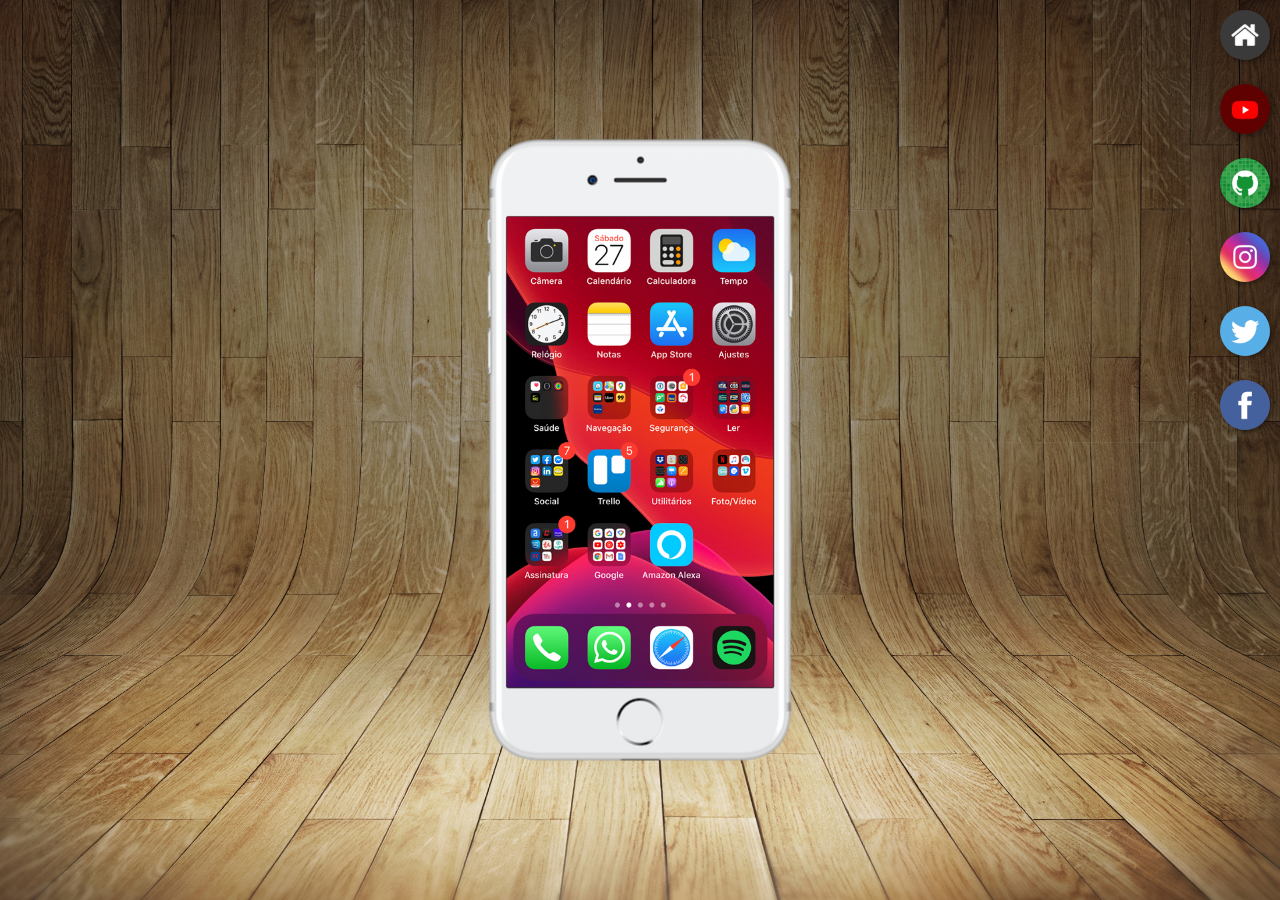
<file: index.html>
<!DOCTYPE html>
<html lang="pt-br">
<head>
    <meta charset="UTF-8">
    <meta name="viewport" content="width=device-width, initial-scale=1.0">
    <link rel="shortcut icon" href="pacote-d013/imagens/favicon.ico" type="image/x-icon">
    <link rel="stylesheet" href="estilos/style.css">
    <title>Projeto Redes sociais</title>
</head>
<body>
    <main>
        <section id="telefone">
            <iframe src="home.html" name="tela" id="tela" frameborder="0">Seu navegador não é compatível com isso.</iframe>
            
        </section>

        <section id="redes-sociais">
            <a href="home.html" target="tela"><img src="pacote-d013/imagens/logo-home.jpg" alt="Home"></a><br>
            <a href="youtube.html" target="tela"><img src="pacote-d013/imagens/logo-youtube.jpg" alt="Youtube"></a><br>
            <a href="github.html" target="tela"><img src="pacote-d013/imagens/logo-github.jpg" alt="GuitHub"></a><br>
            <a href="instragram.html" target="tela"><img src="pacote-d013/imagens/logo-instagram.jpg" alt="Instagram"></a><br>
            <a href="twitter.html" target="tela"><img src="pacote-d013/imagens/logo-twitter.jpg" alt="Twitter"></a><br>
            <a href="face.html" target="tela"><img src="pacote-d013/imagens/logo-facebook.jpg" alt="Facebook"></a>

        </section>
    </main>
</body>
</html>
</file>
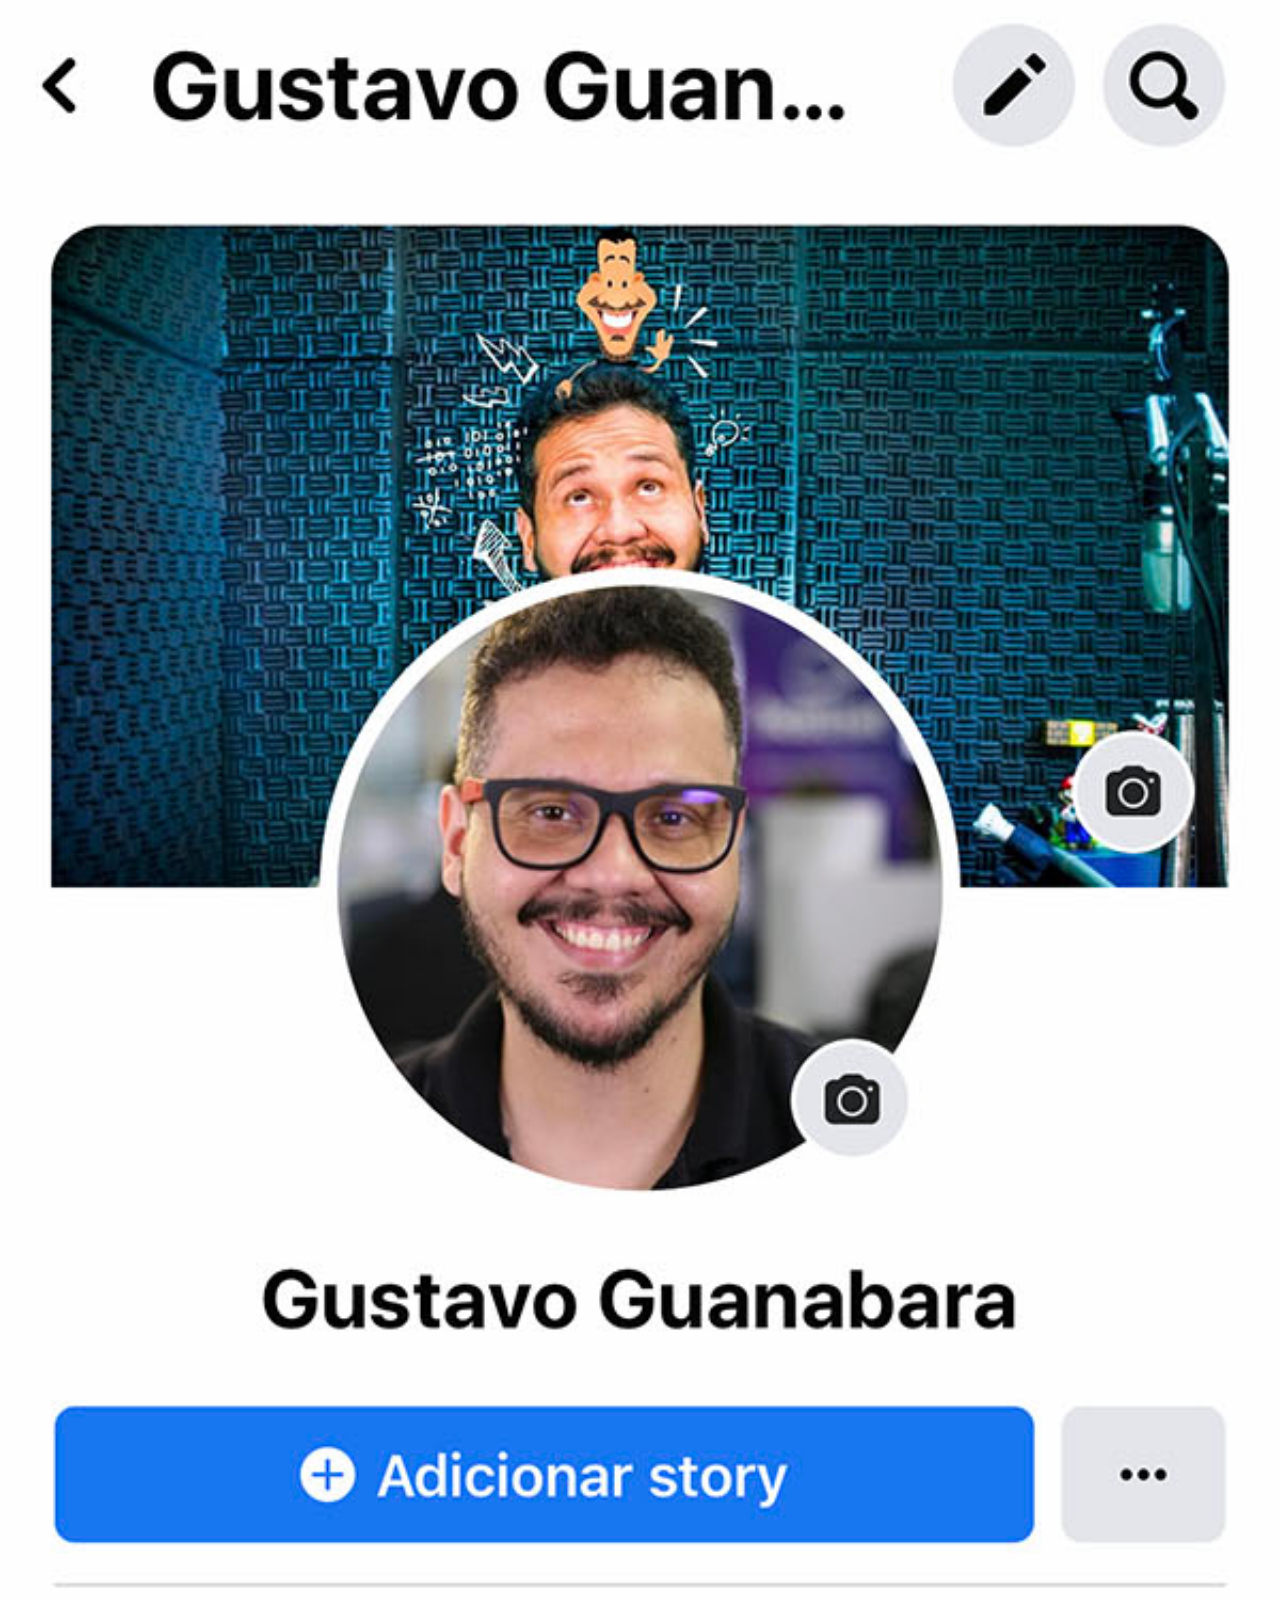
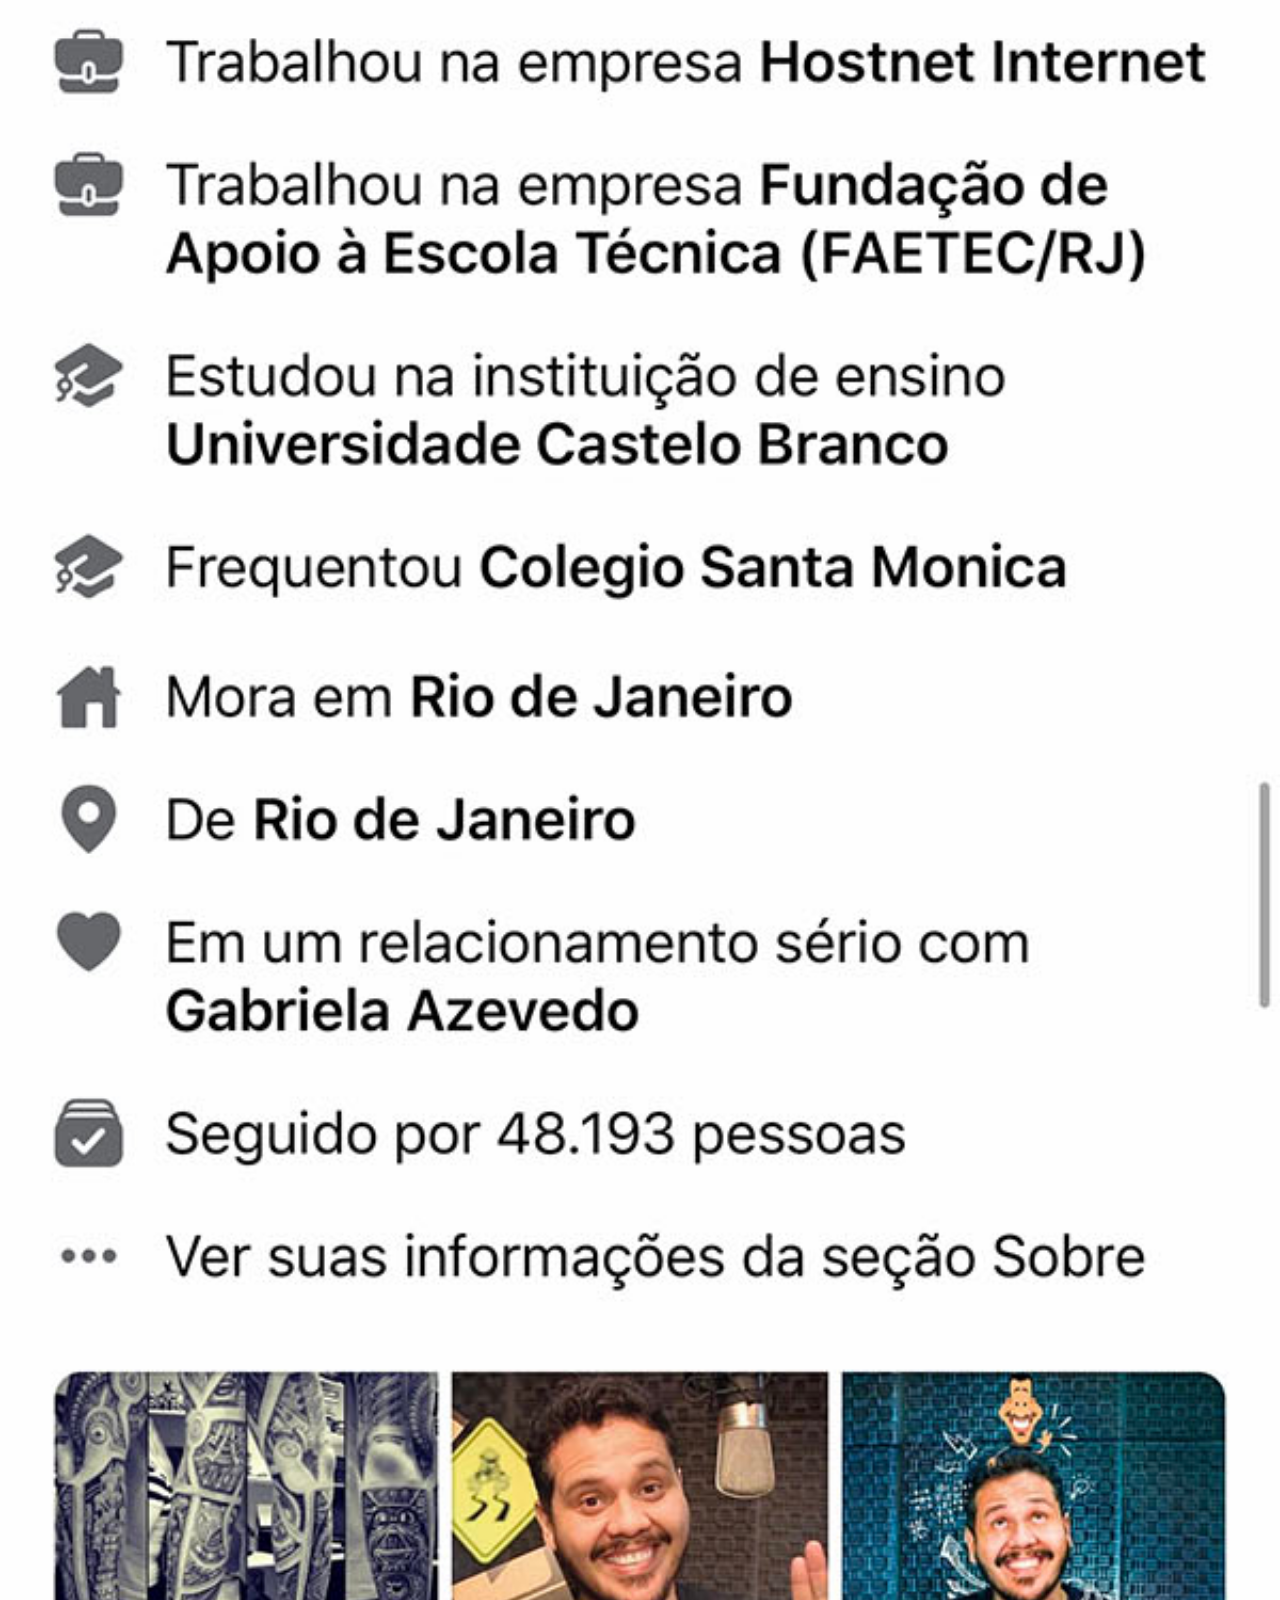
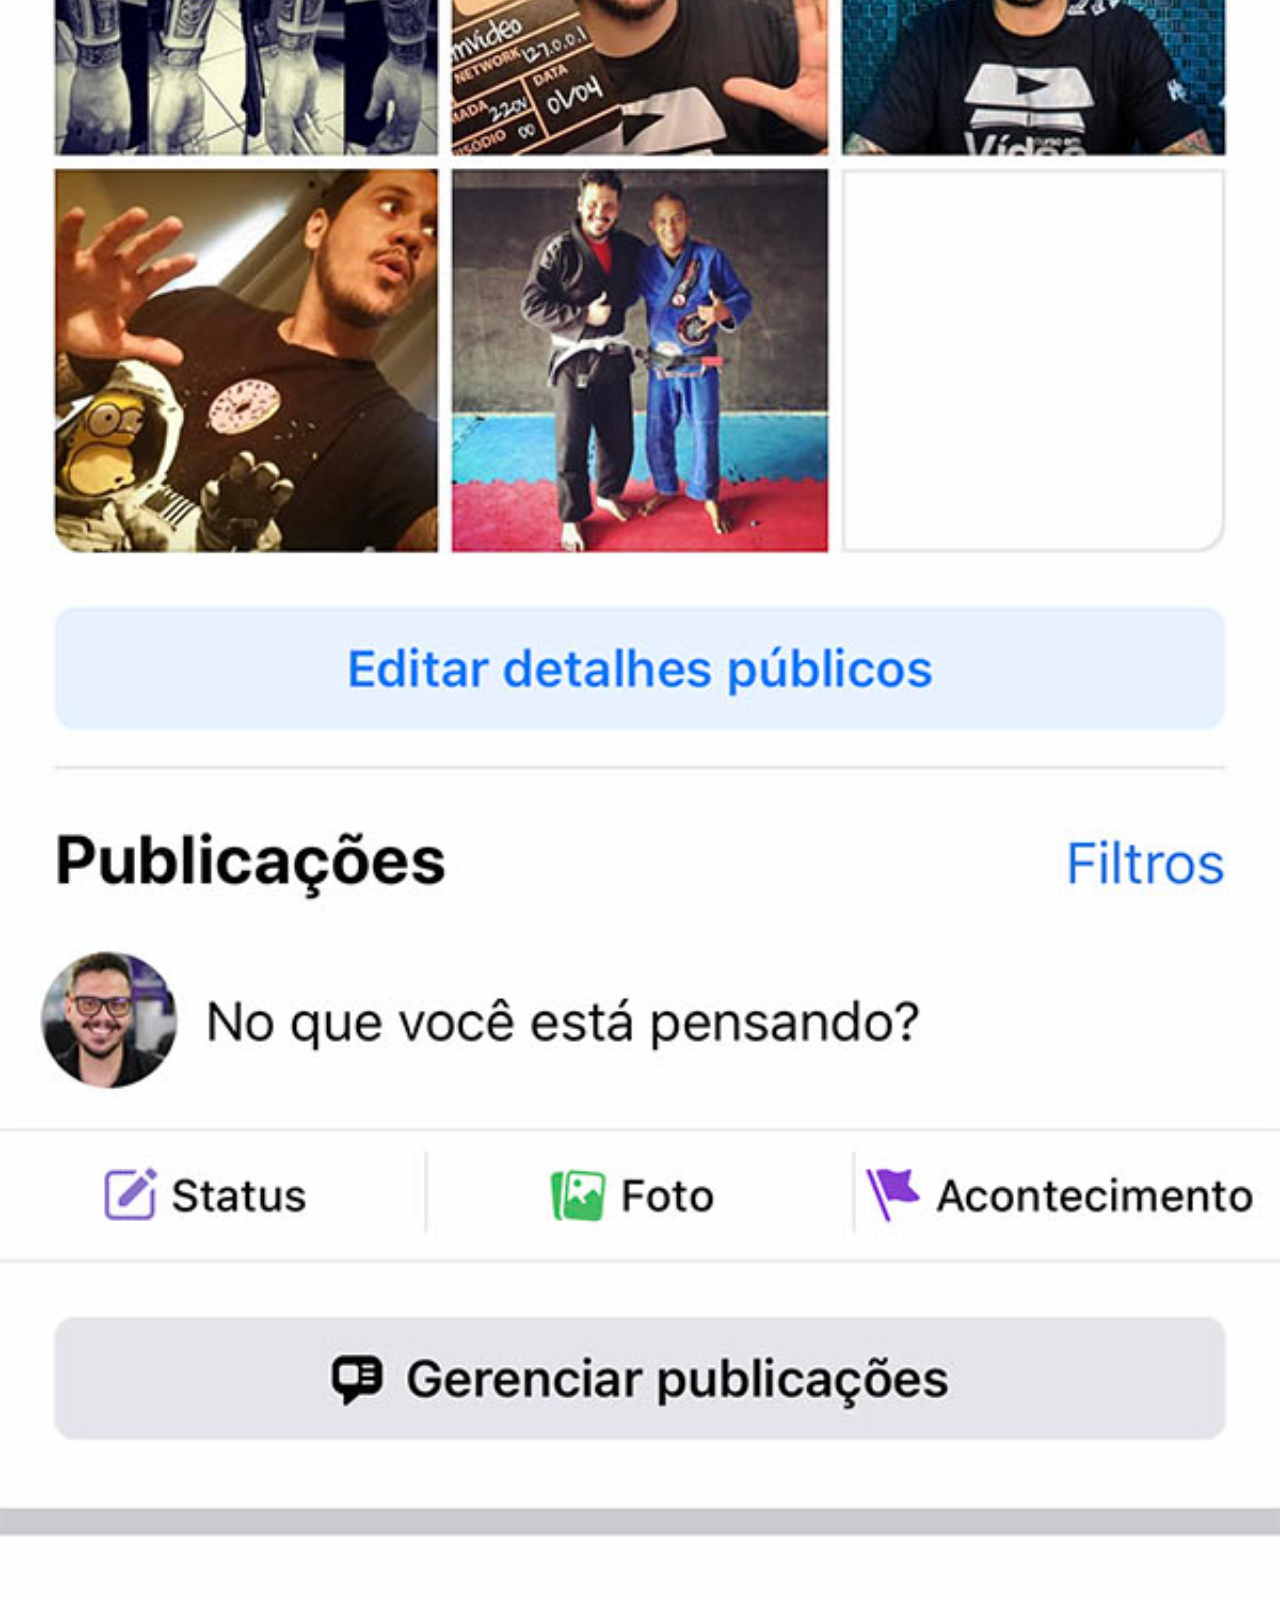
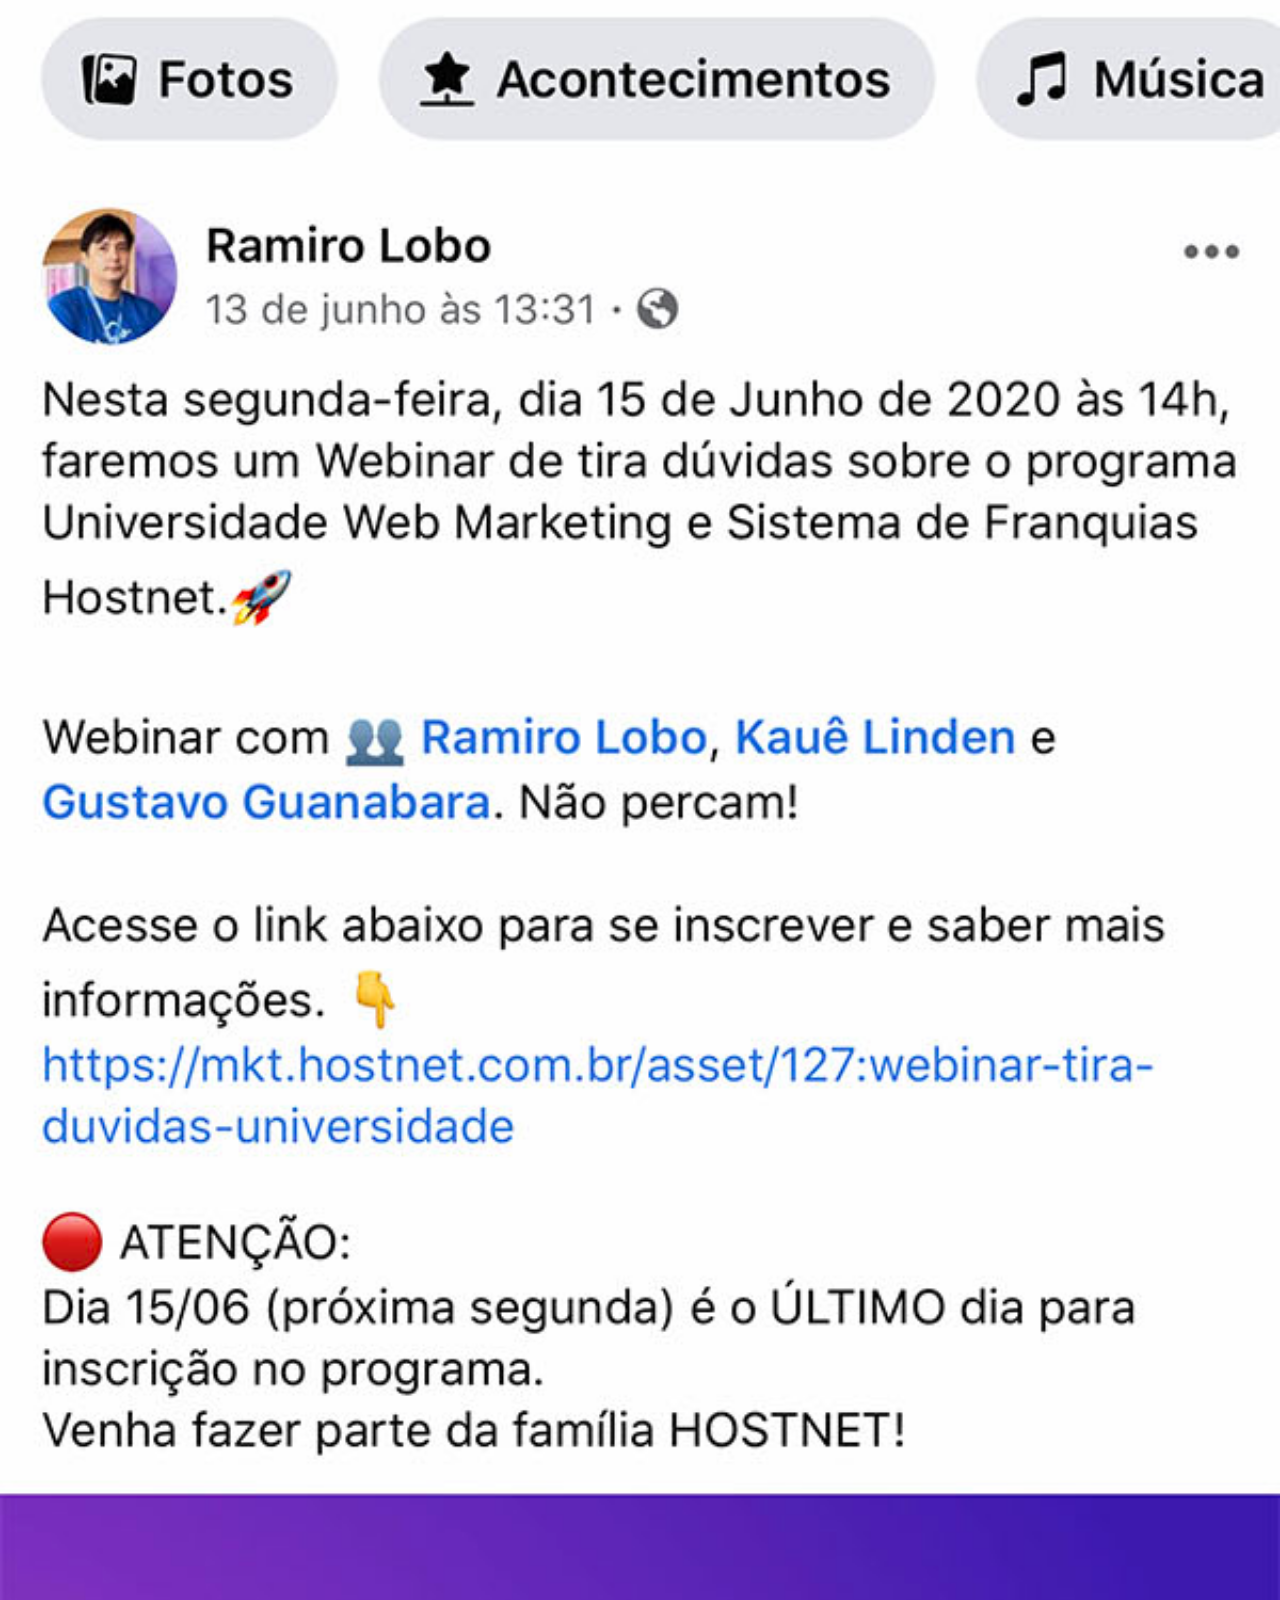
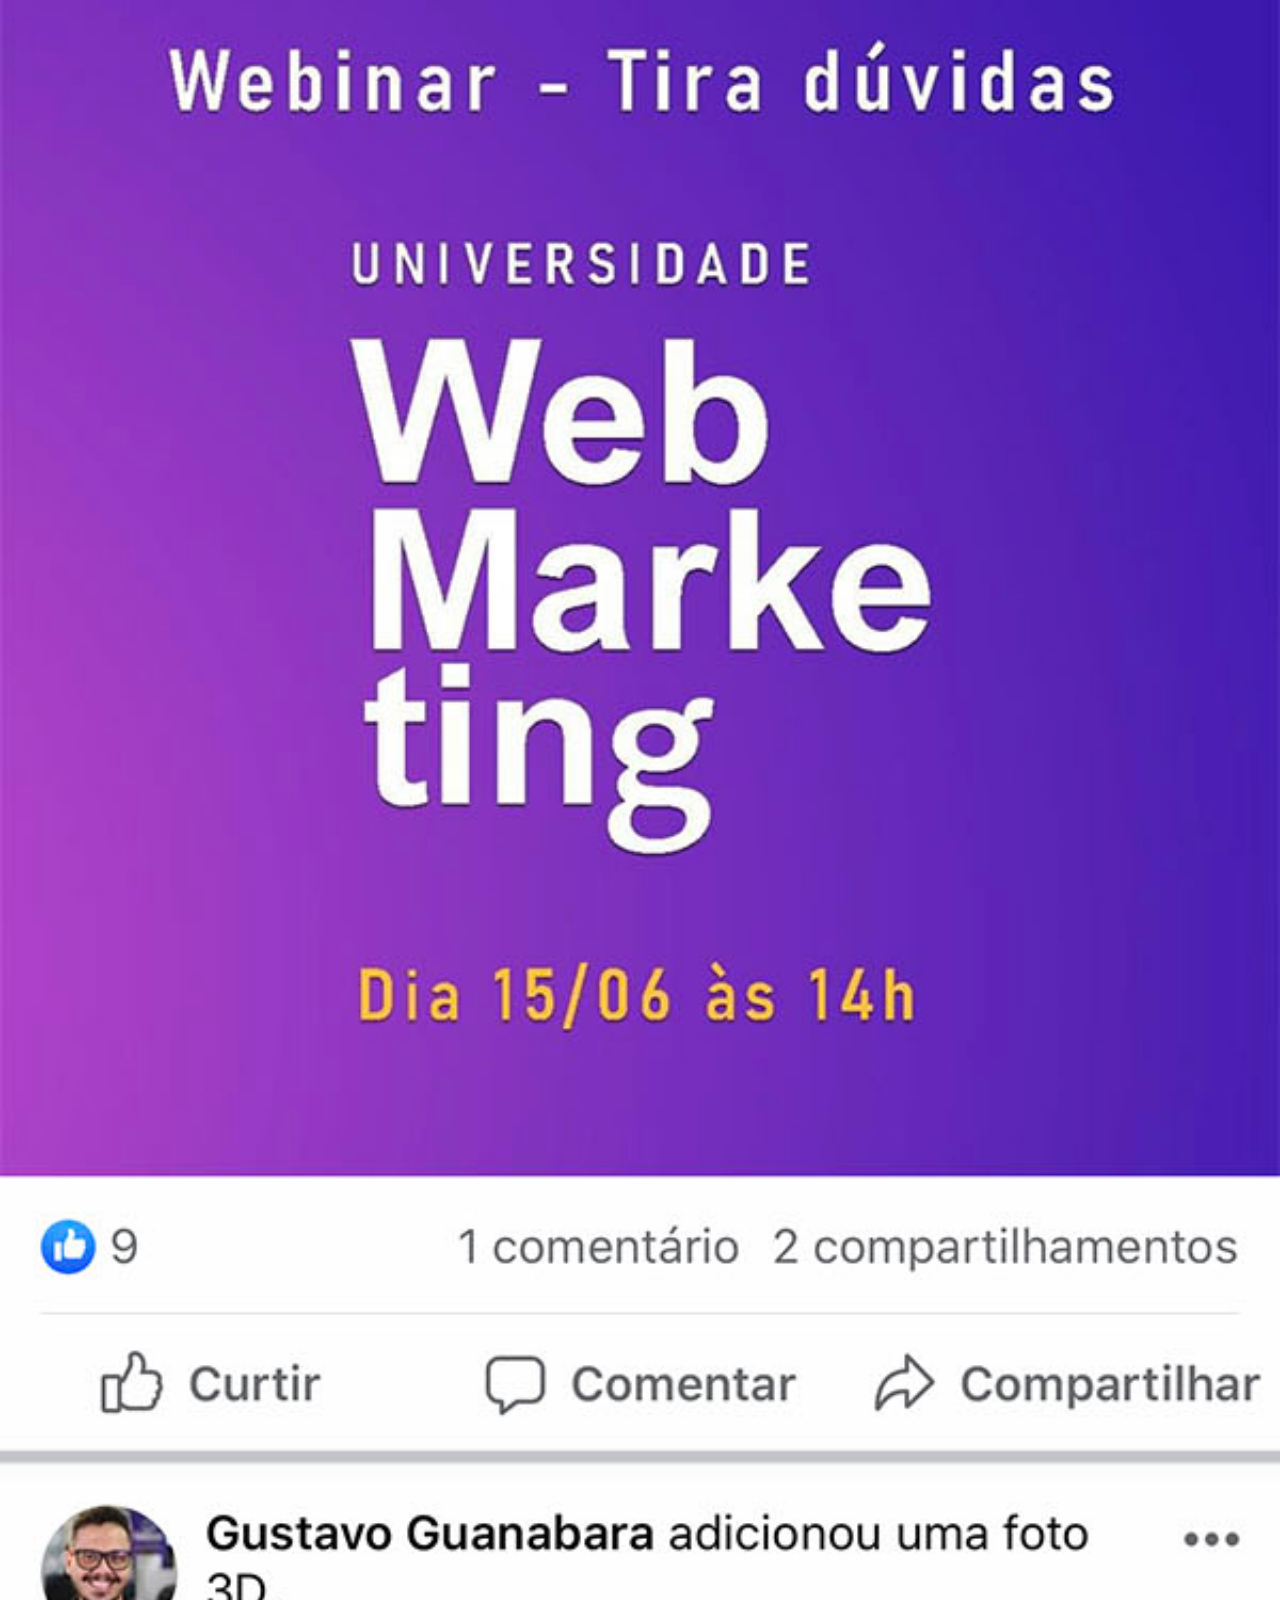
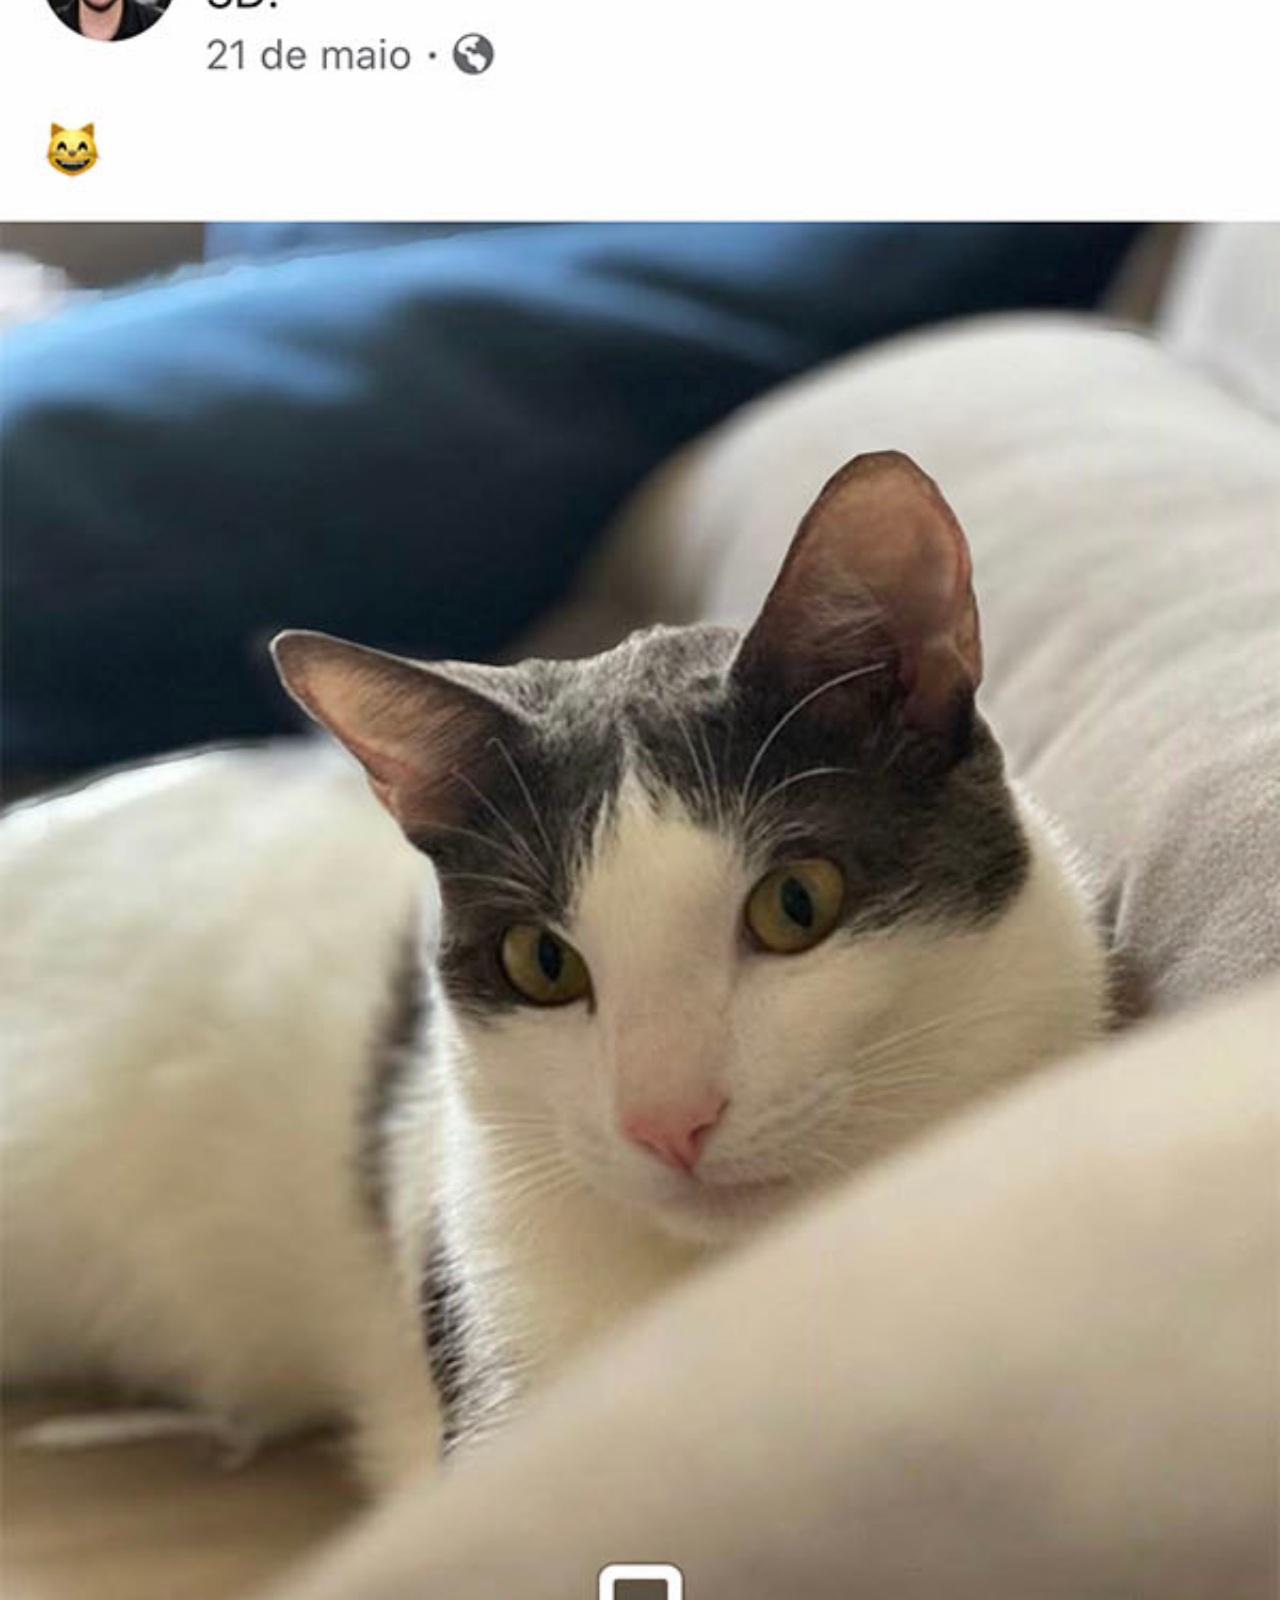
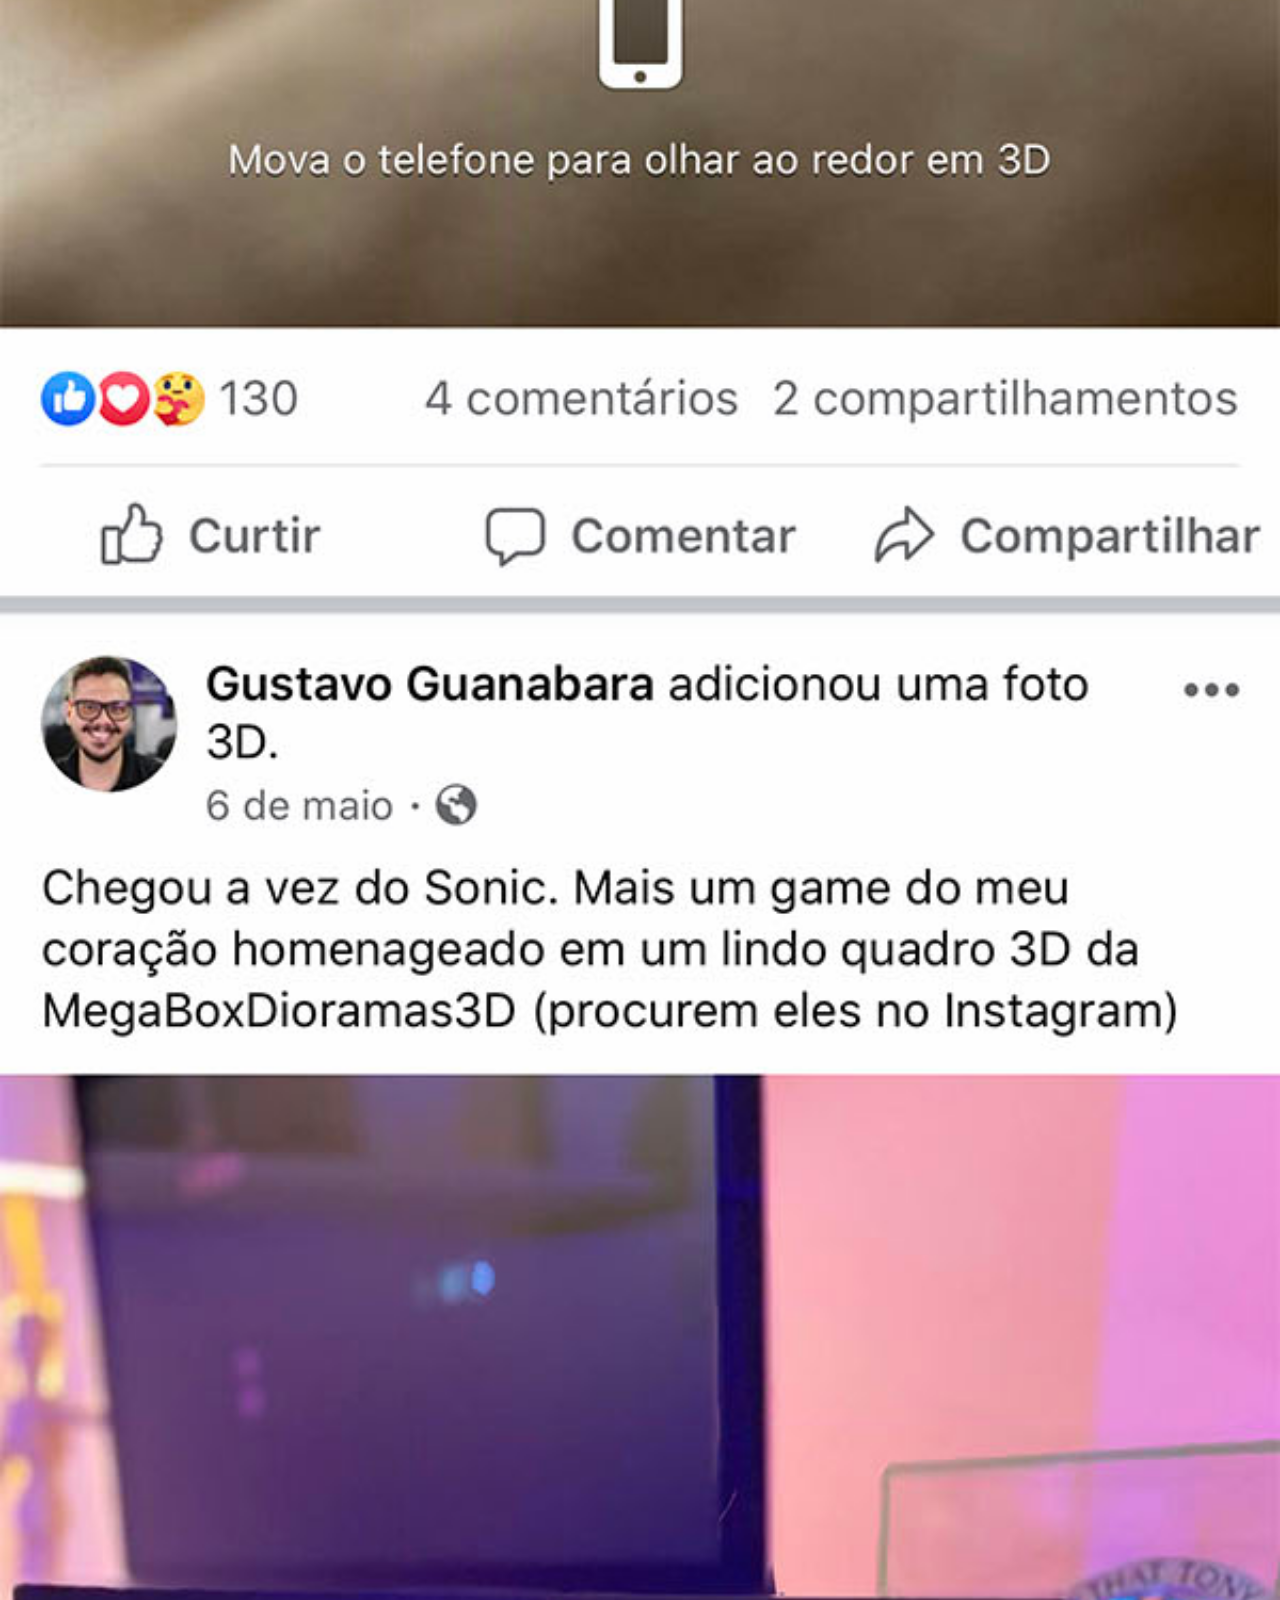
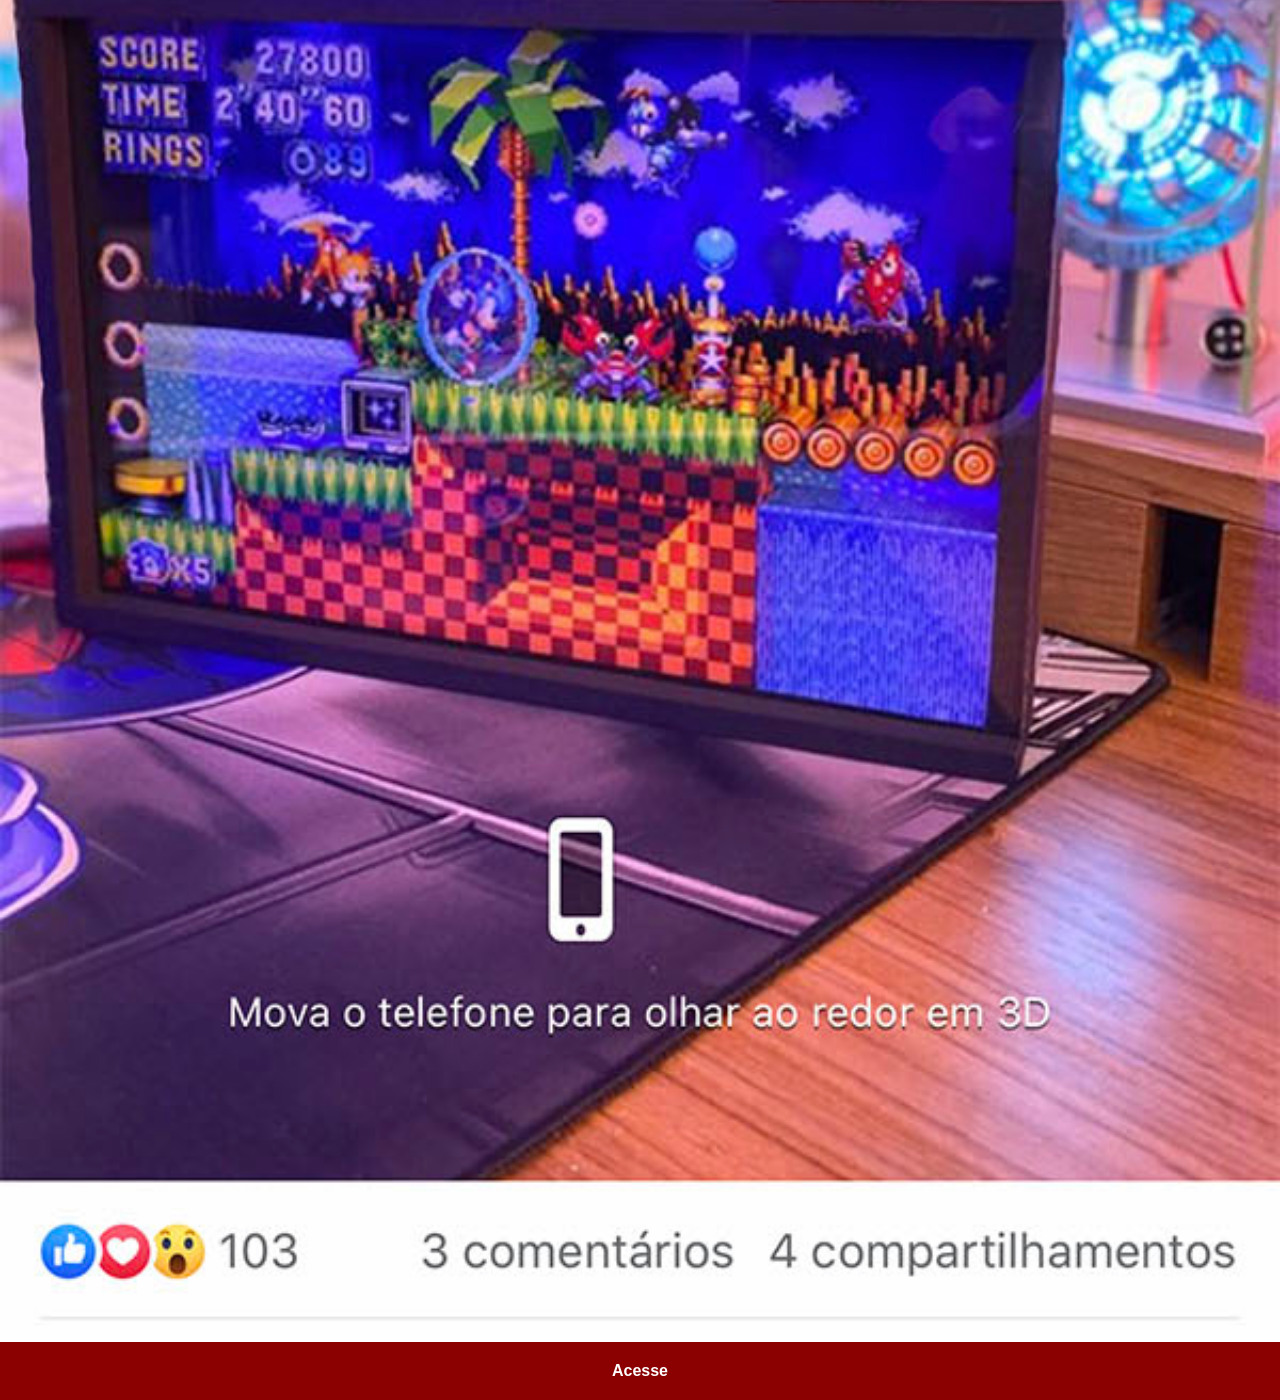
<file: face.html>
<!DOCTYPE html>
<html lang="pt-br">
<head>
    <meta charset="UTF-8">
    <meta name="viewport" content="width=device-width, initial-scale=1.0">
    <title>Facebook</title>
    <link rel="stylesheet" href="estilos/social.css">
</head>
<body>
    <img src="pacote-d013/imagens/tela-facebook.jpg" alt="Facebook">
    <a href="https://www.facebook.com/gustavoguanabara/?locale=pt_BR" target="_blank">Acesse</a>
</body>
</html>
</file>
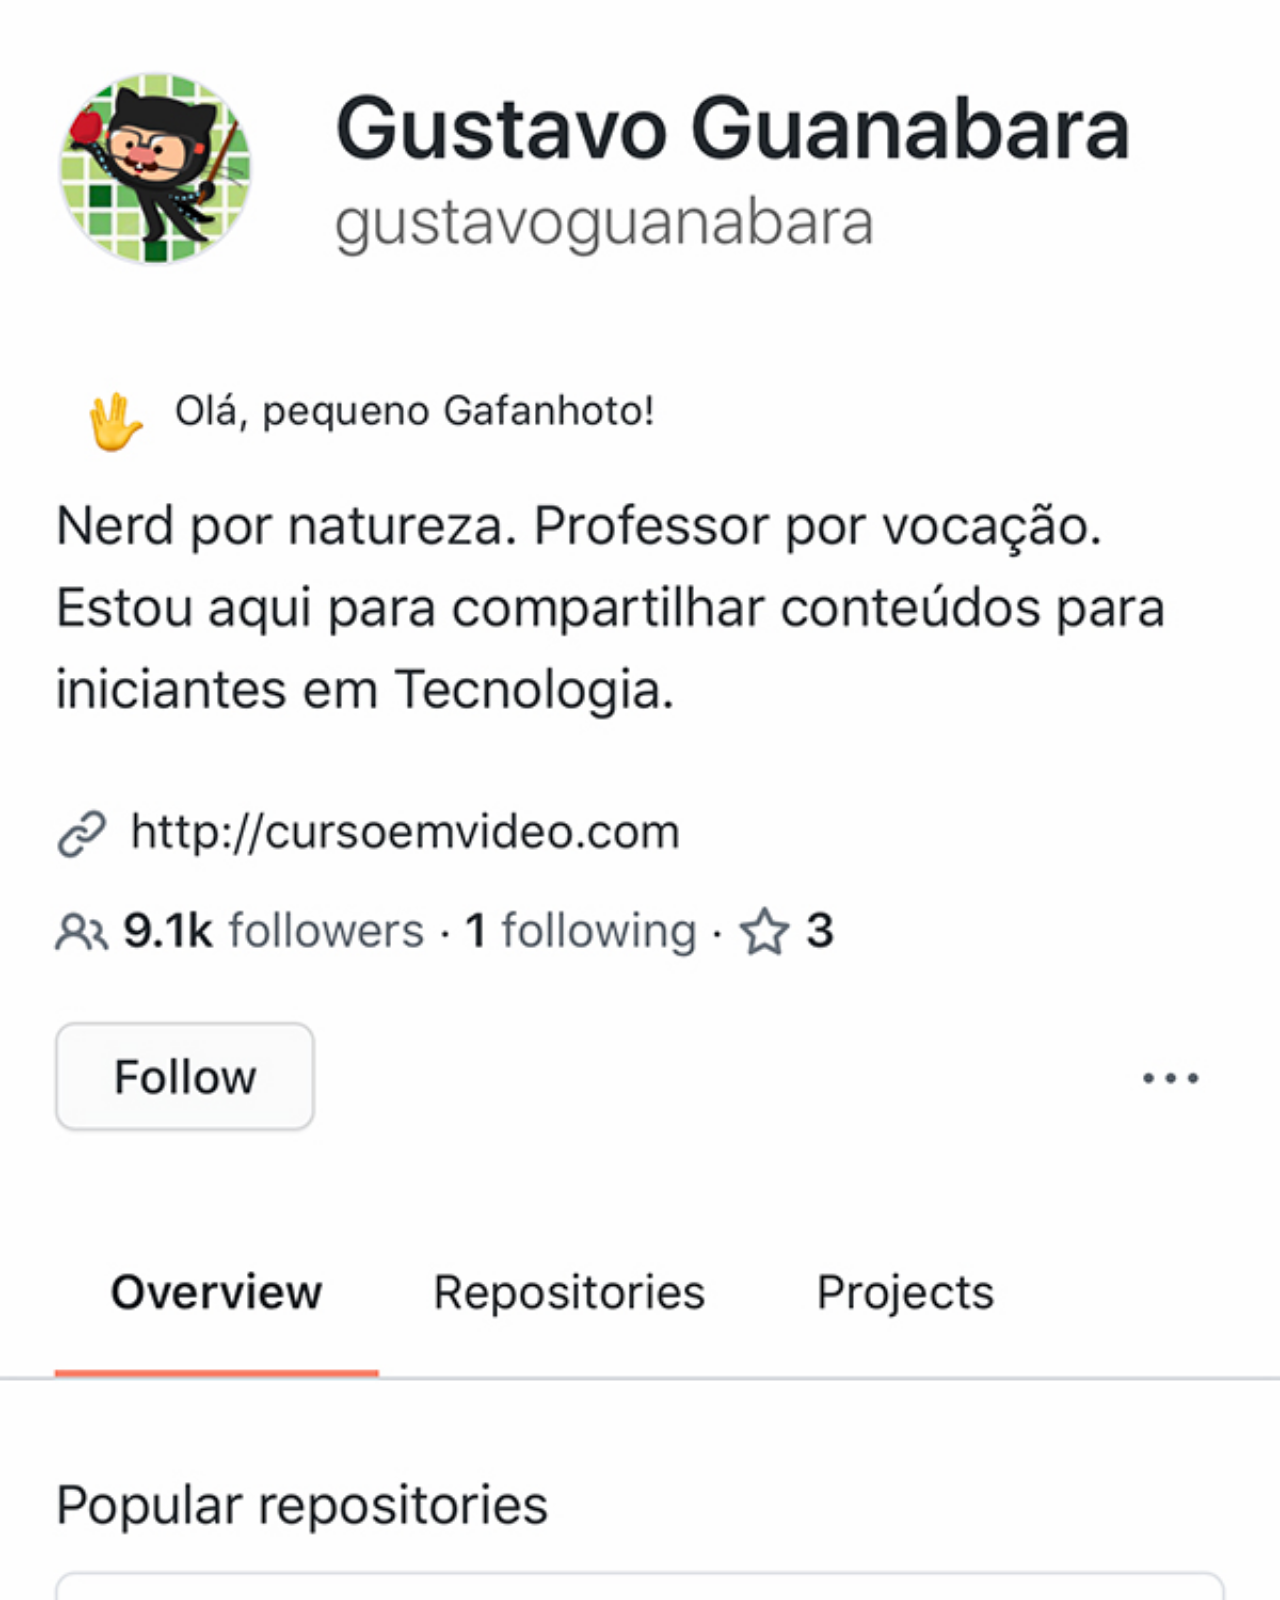
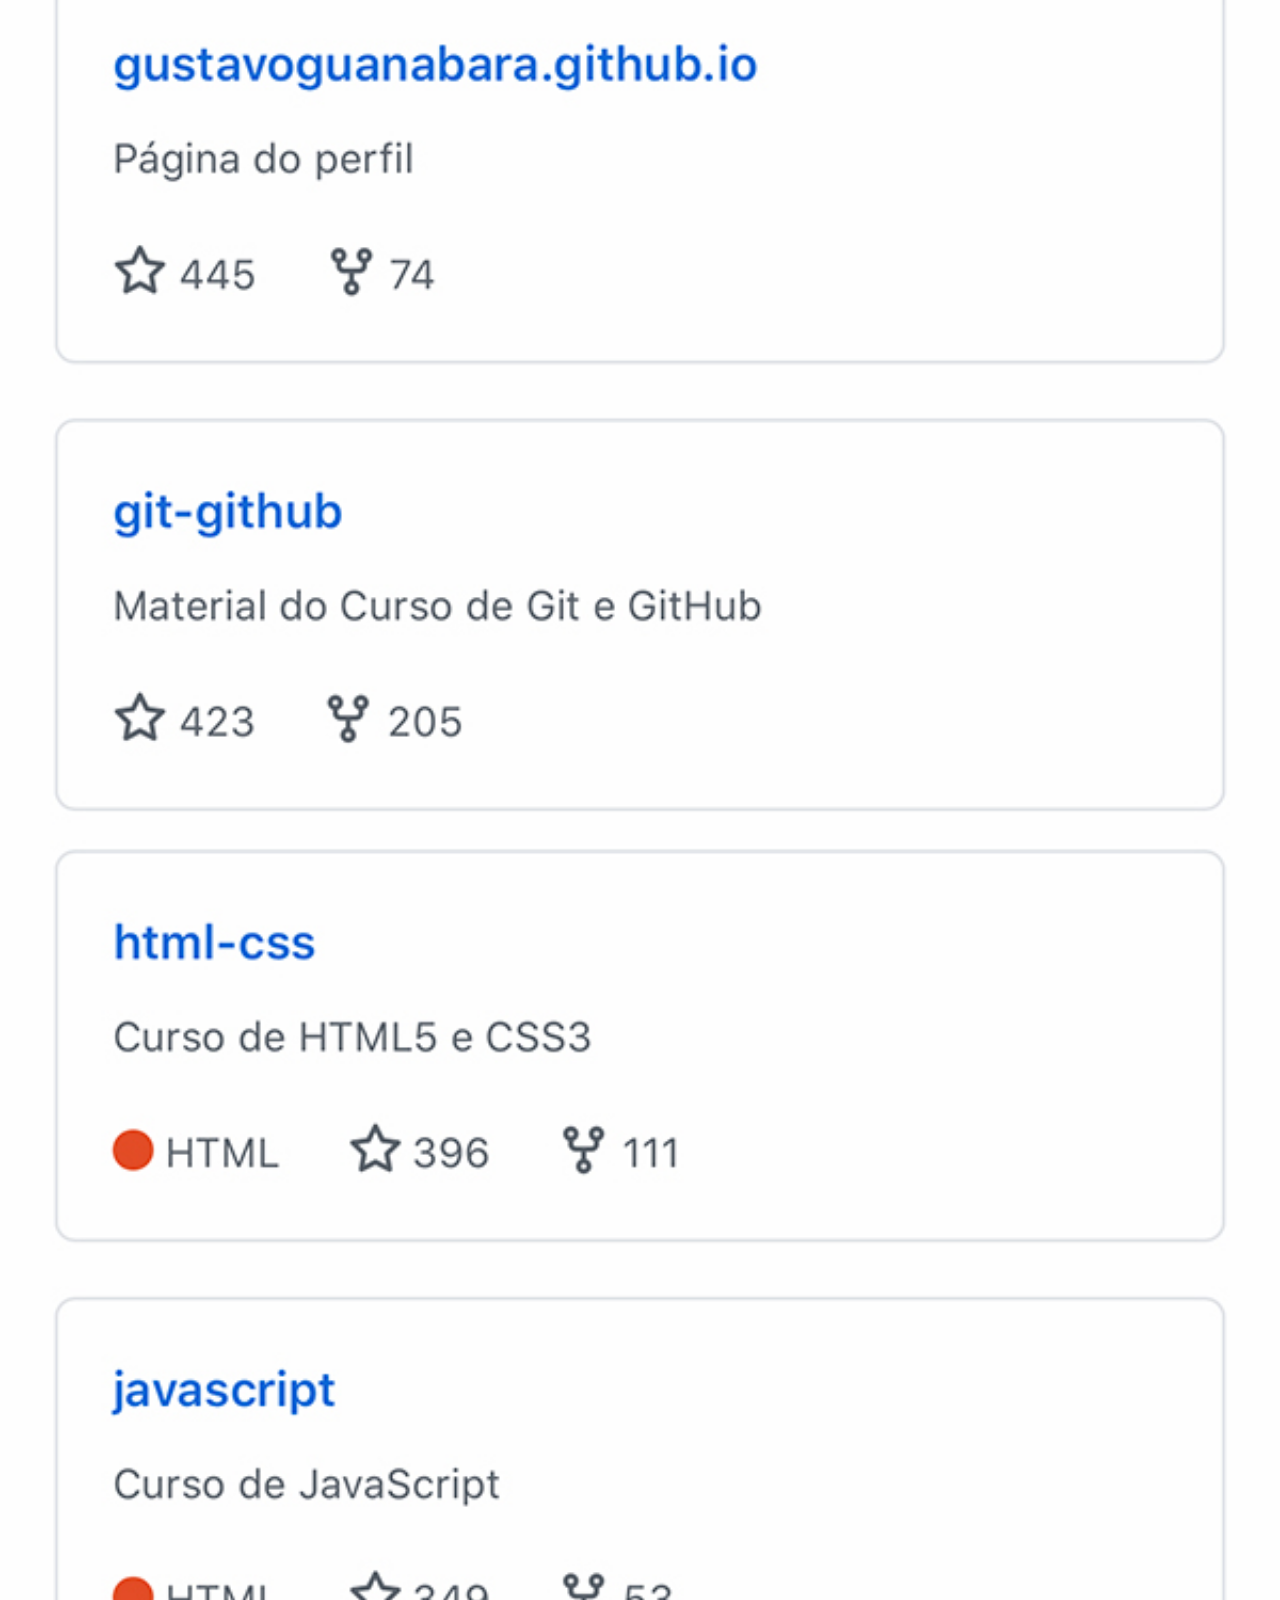
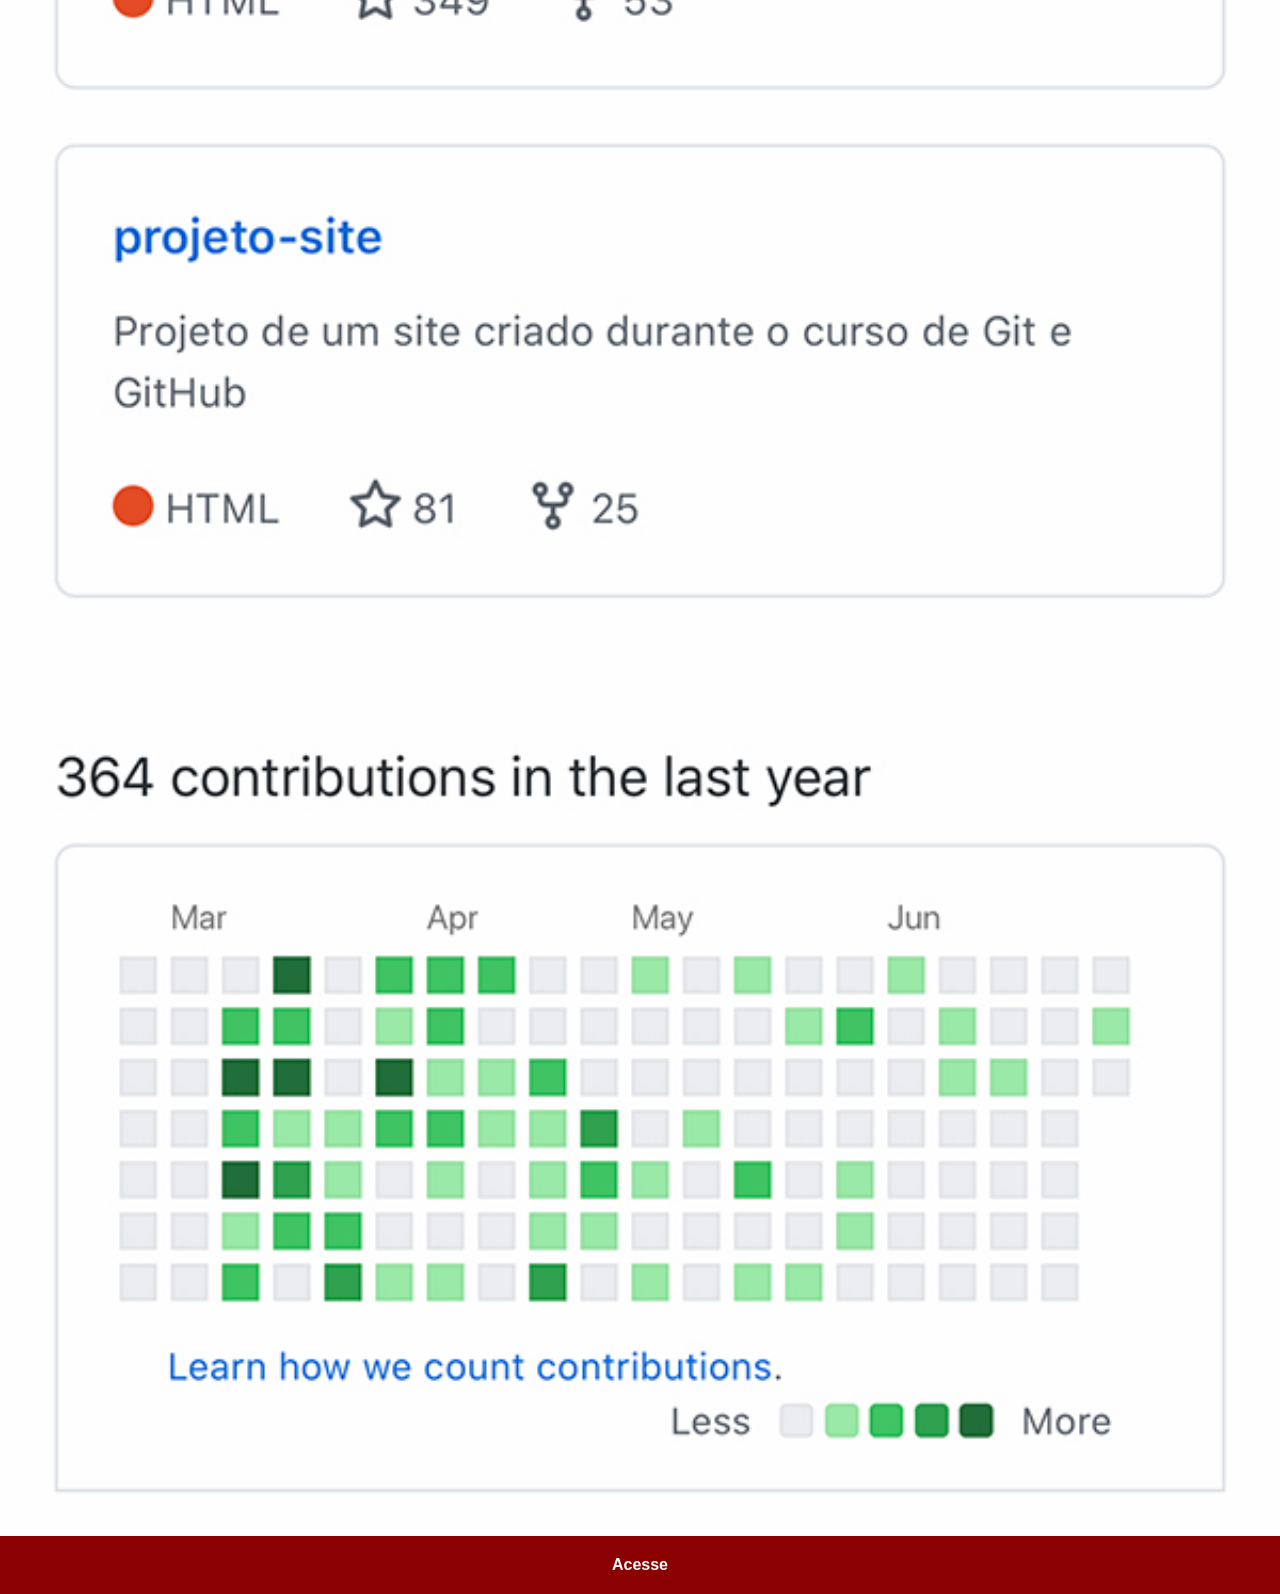
<file: github.html>
<!DOCTYPE html>
<html lang="pt-br">
<head>
    <meta charset="UTF-8">
    <meta name="viewport" content="width=device-width, initial-scale=1.0">
    <title>GuitHub</title>
    <link rel="stylesheet" href="estilos/social.css">
</head>
<body>
    <img src="pacote-d013/imagens/tela-github.jpg" alt="GuitHub">
    <a href="https://github.com/gustavoguanabara" target="_blank"> Acesse</a>
    
</body>
</html>
</file>
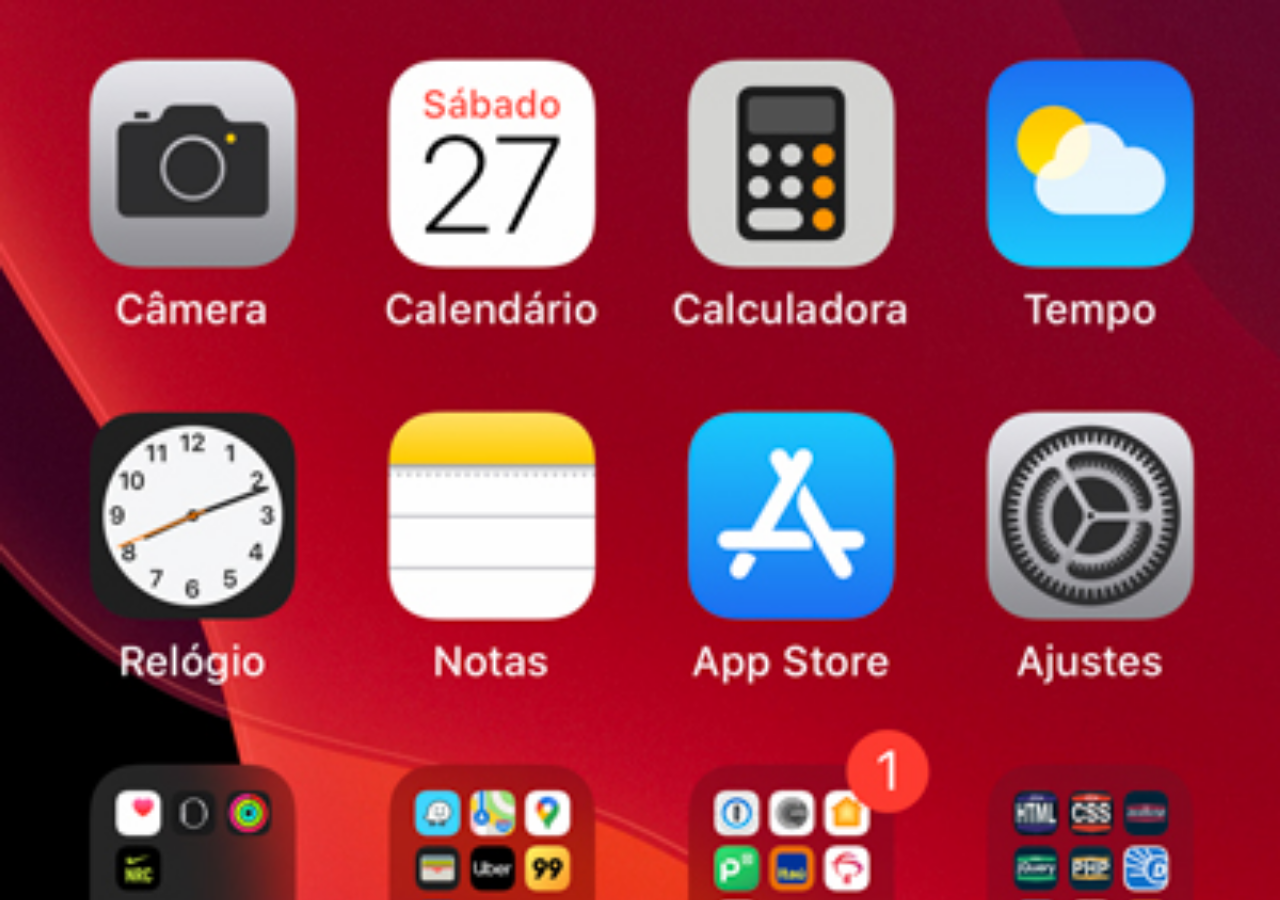
<file: home.html>
<!DOCTYPE html>
<html lang="pt-br">
<head>
    <meta charset="UTF-8">
    <meta name="viewport" content="width=device-width, initial-scale=1.0">
    <title>home</title>
</head>
<style>
    * {
        margin: 0px;
        padding: 0px;
    }

    body {
        width: 100vw;
        height: 100vh;
        background: black url(pacote-d013/imagens/tela-home.jpg) no-repeat top center;
        background-size: cover;
    }
</style>
<body>
    
</body>
</html>
</file>
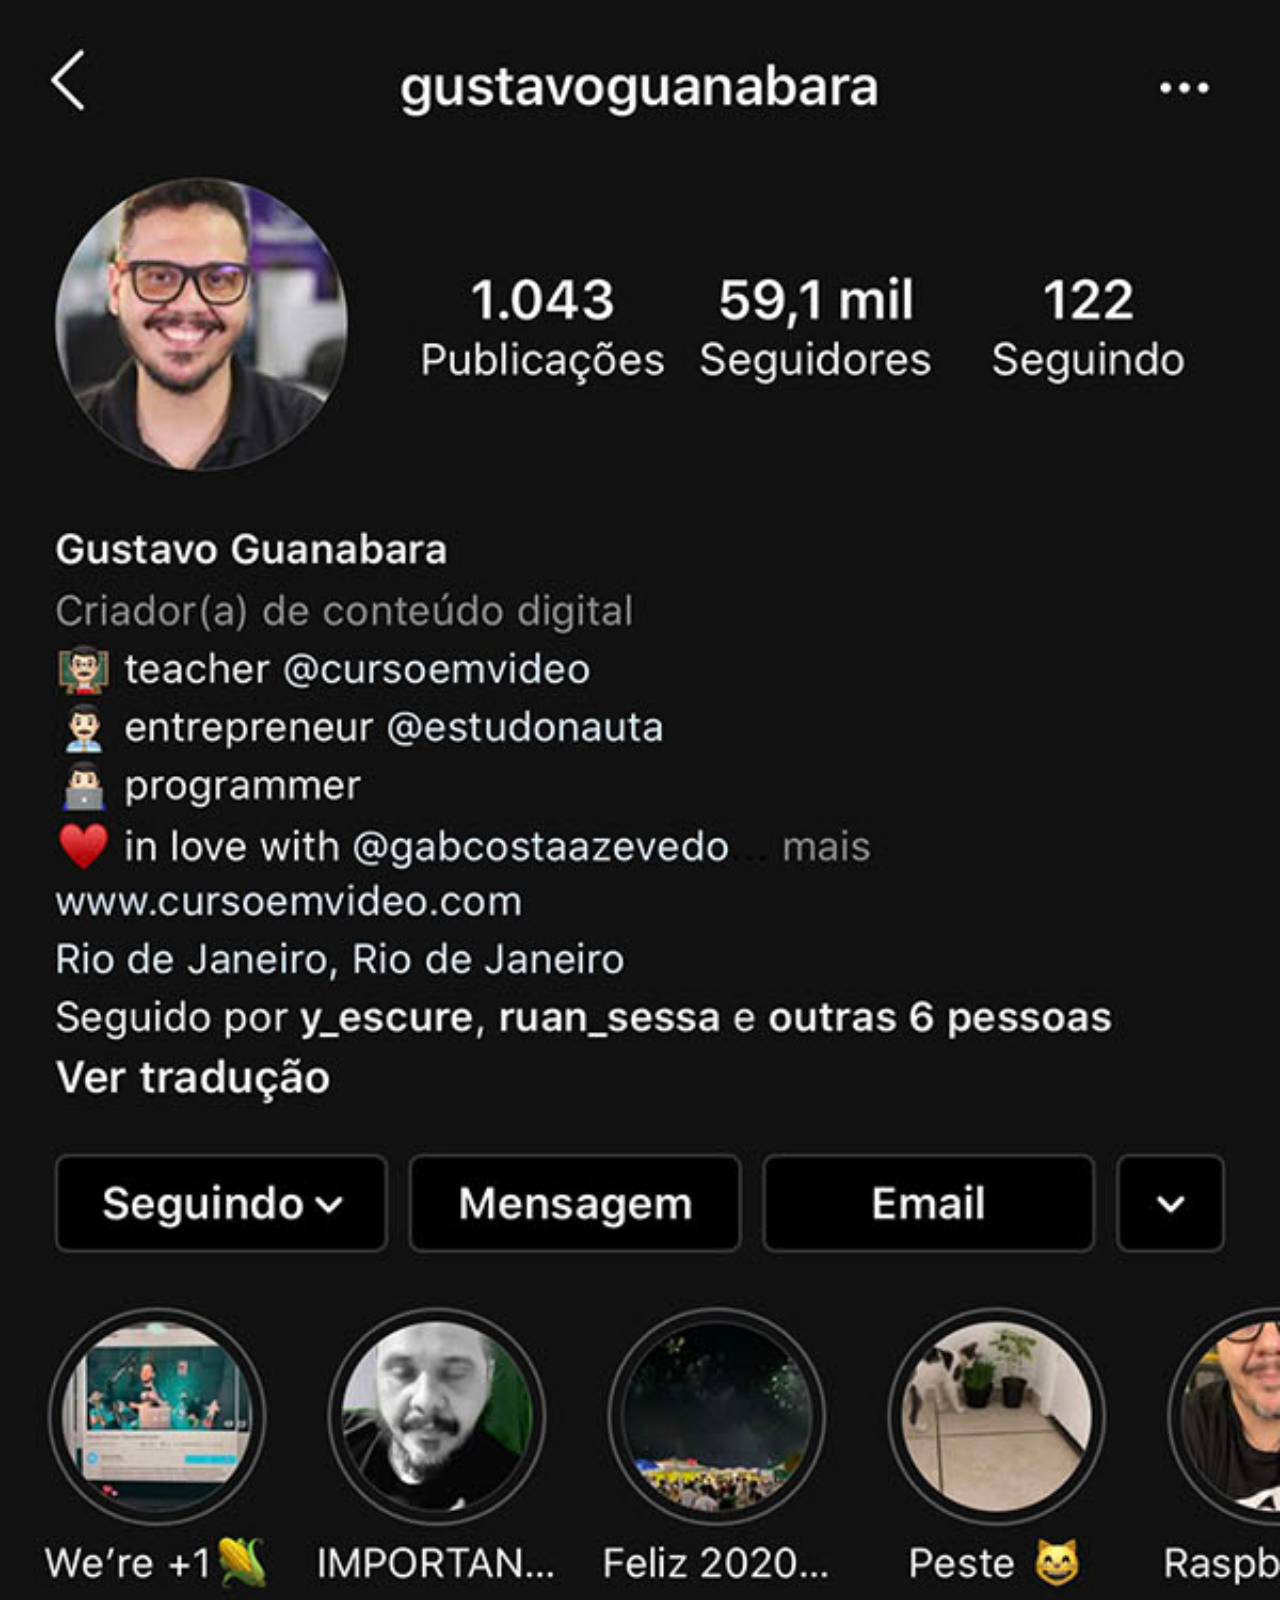
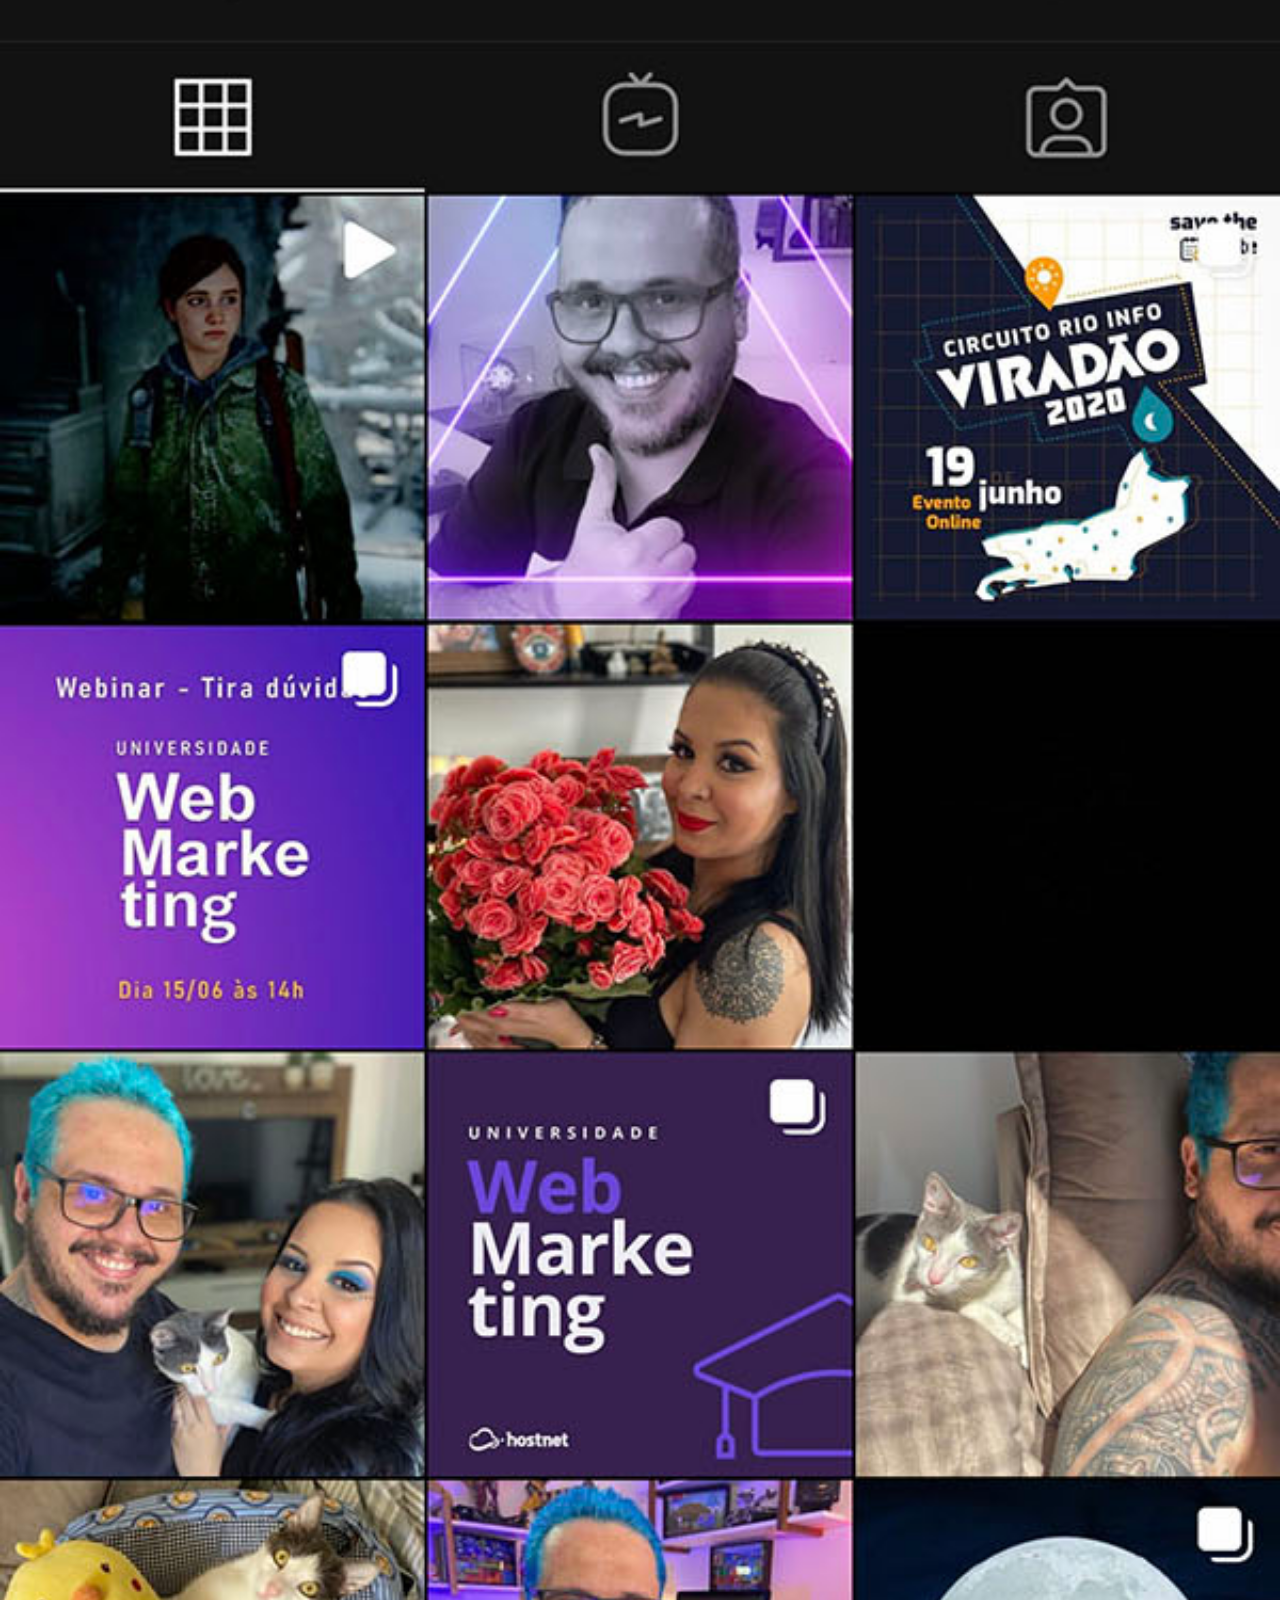
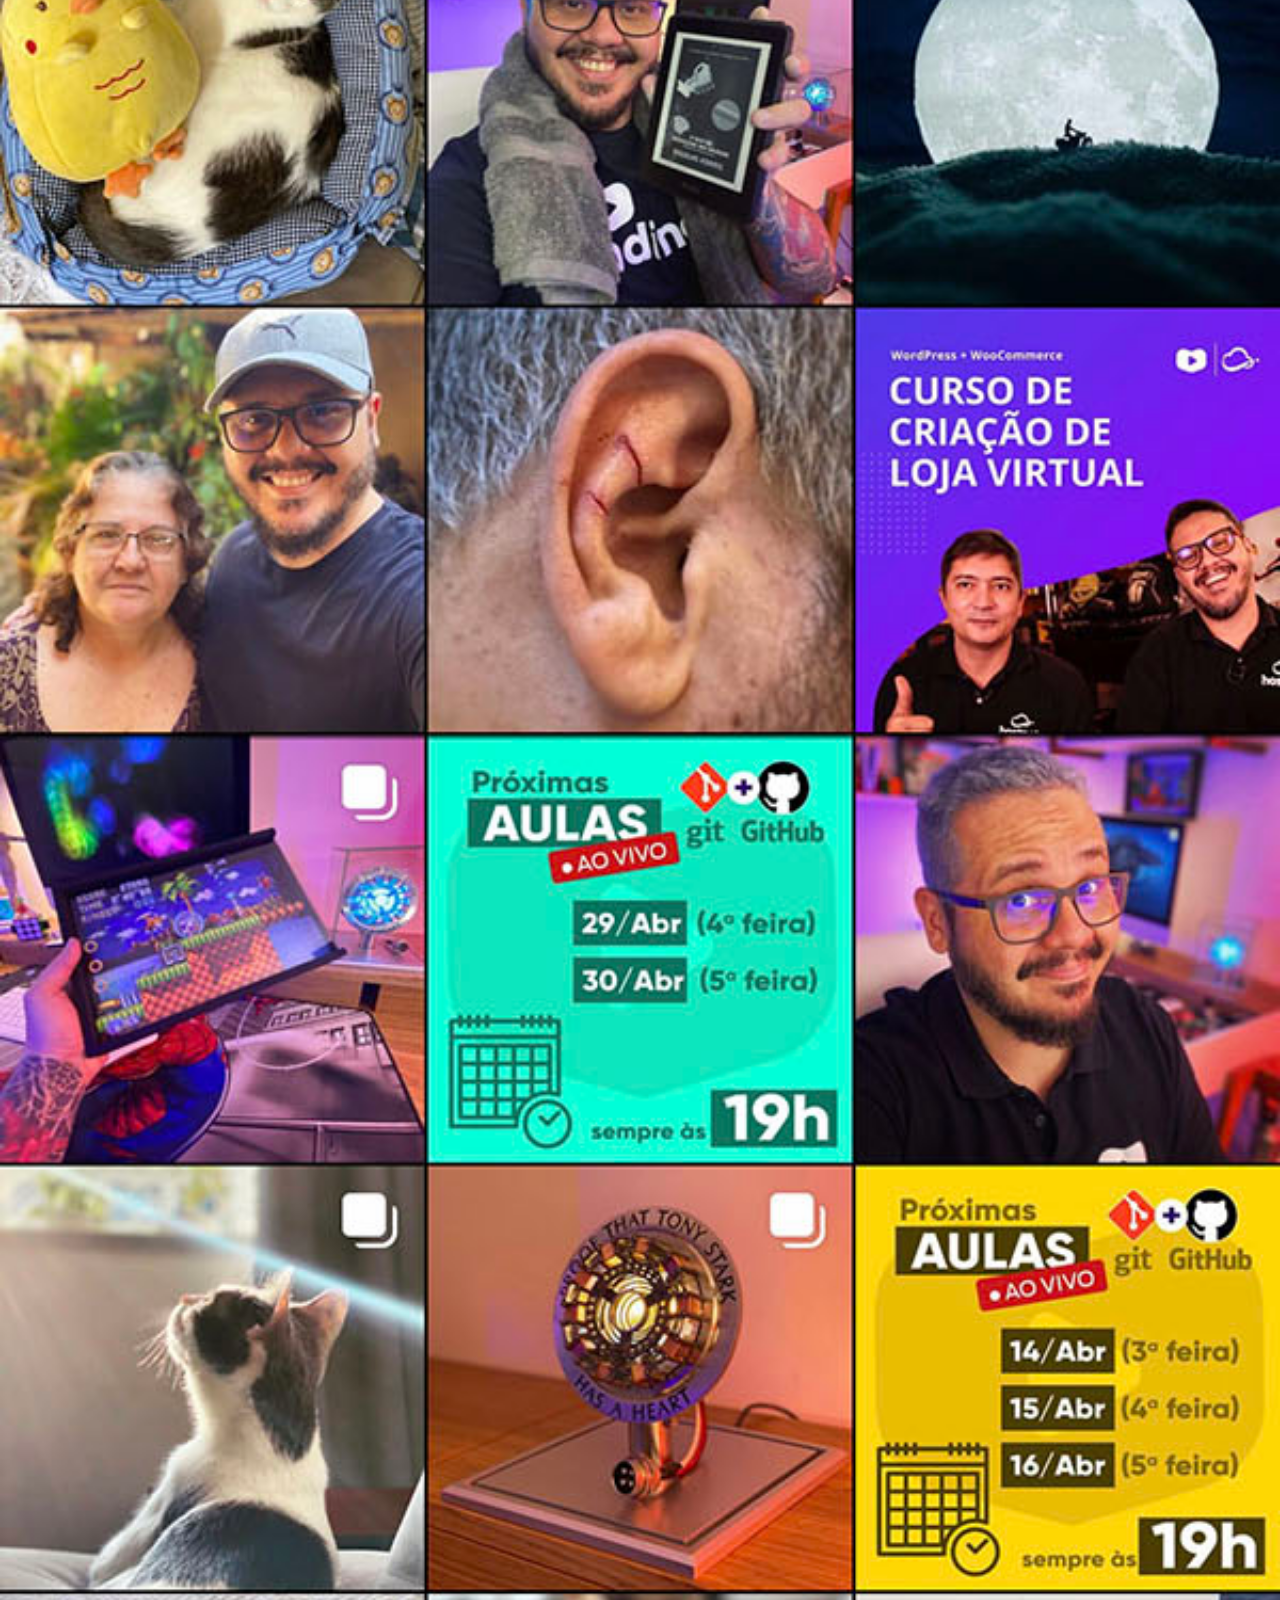
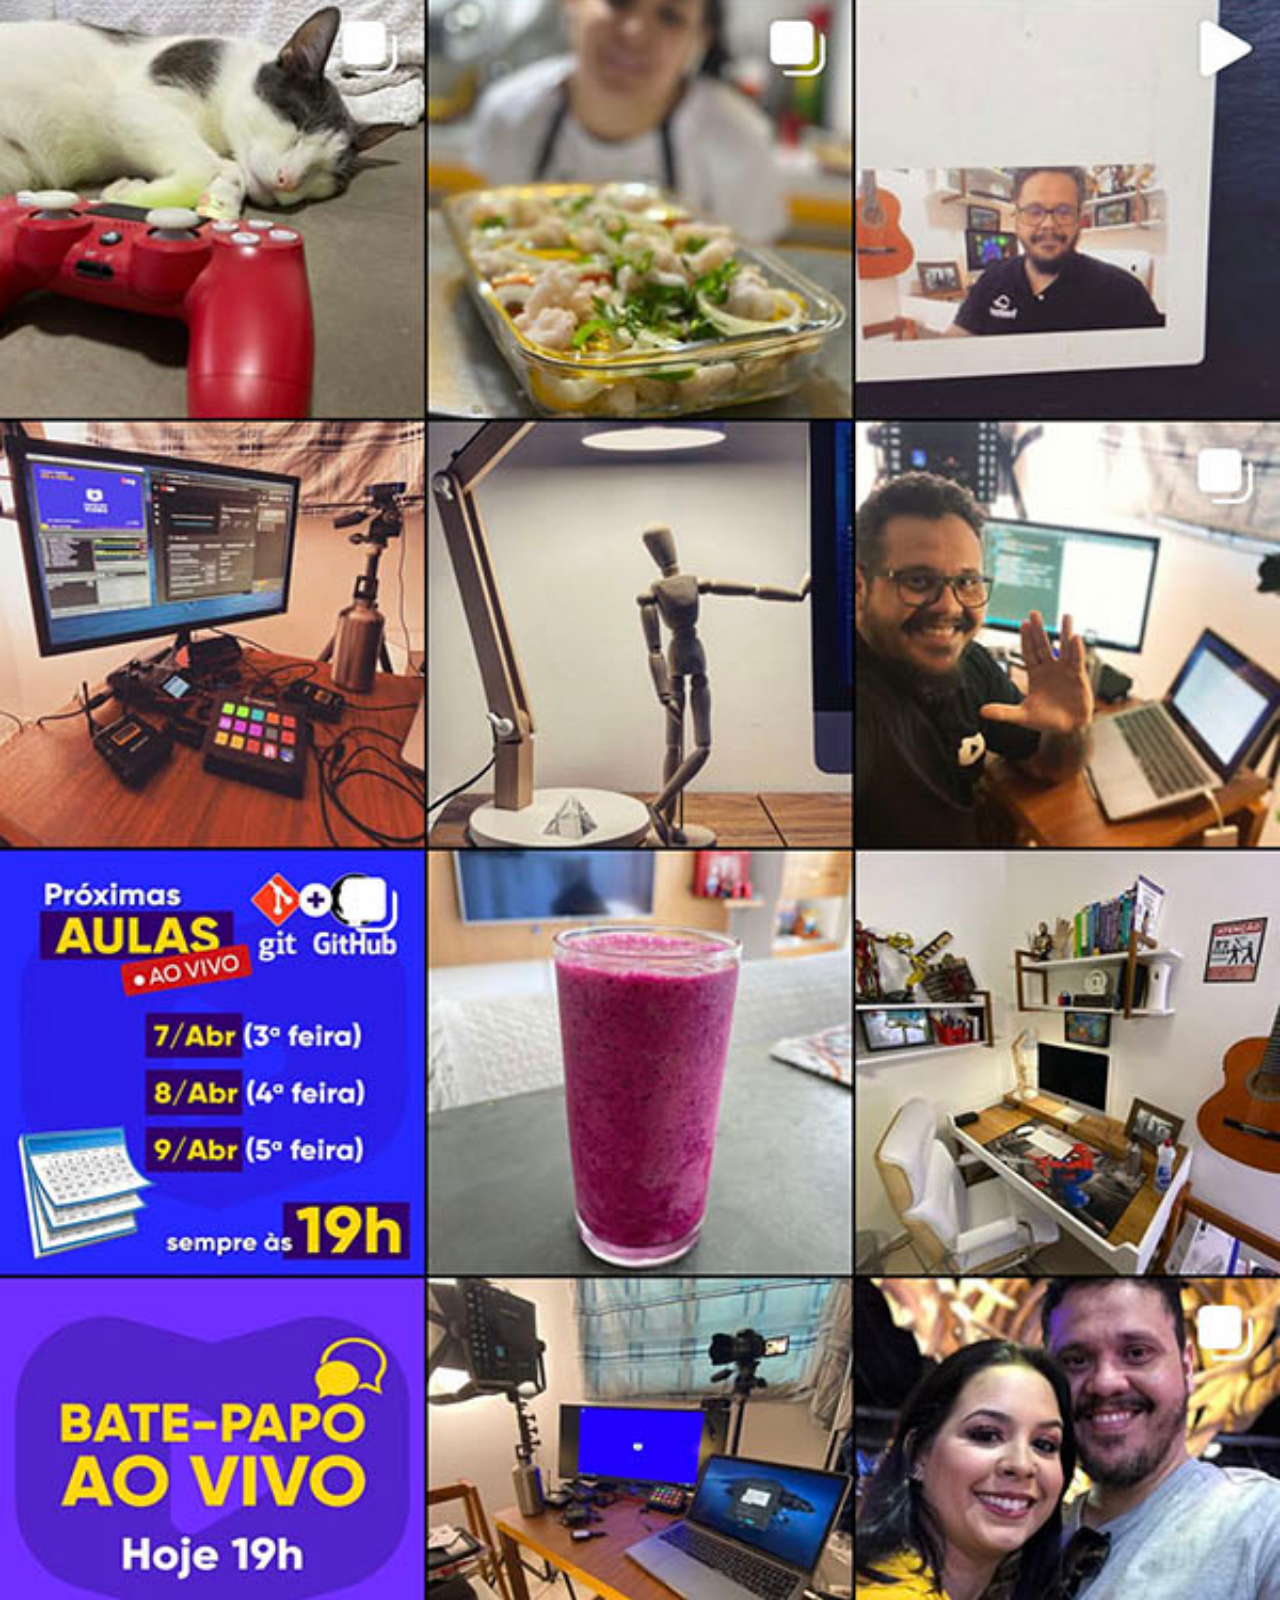
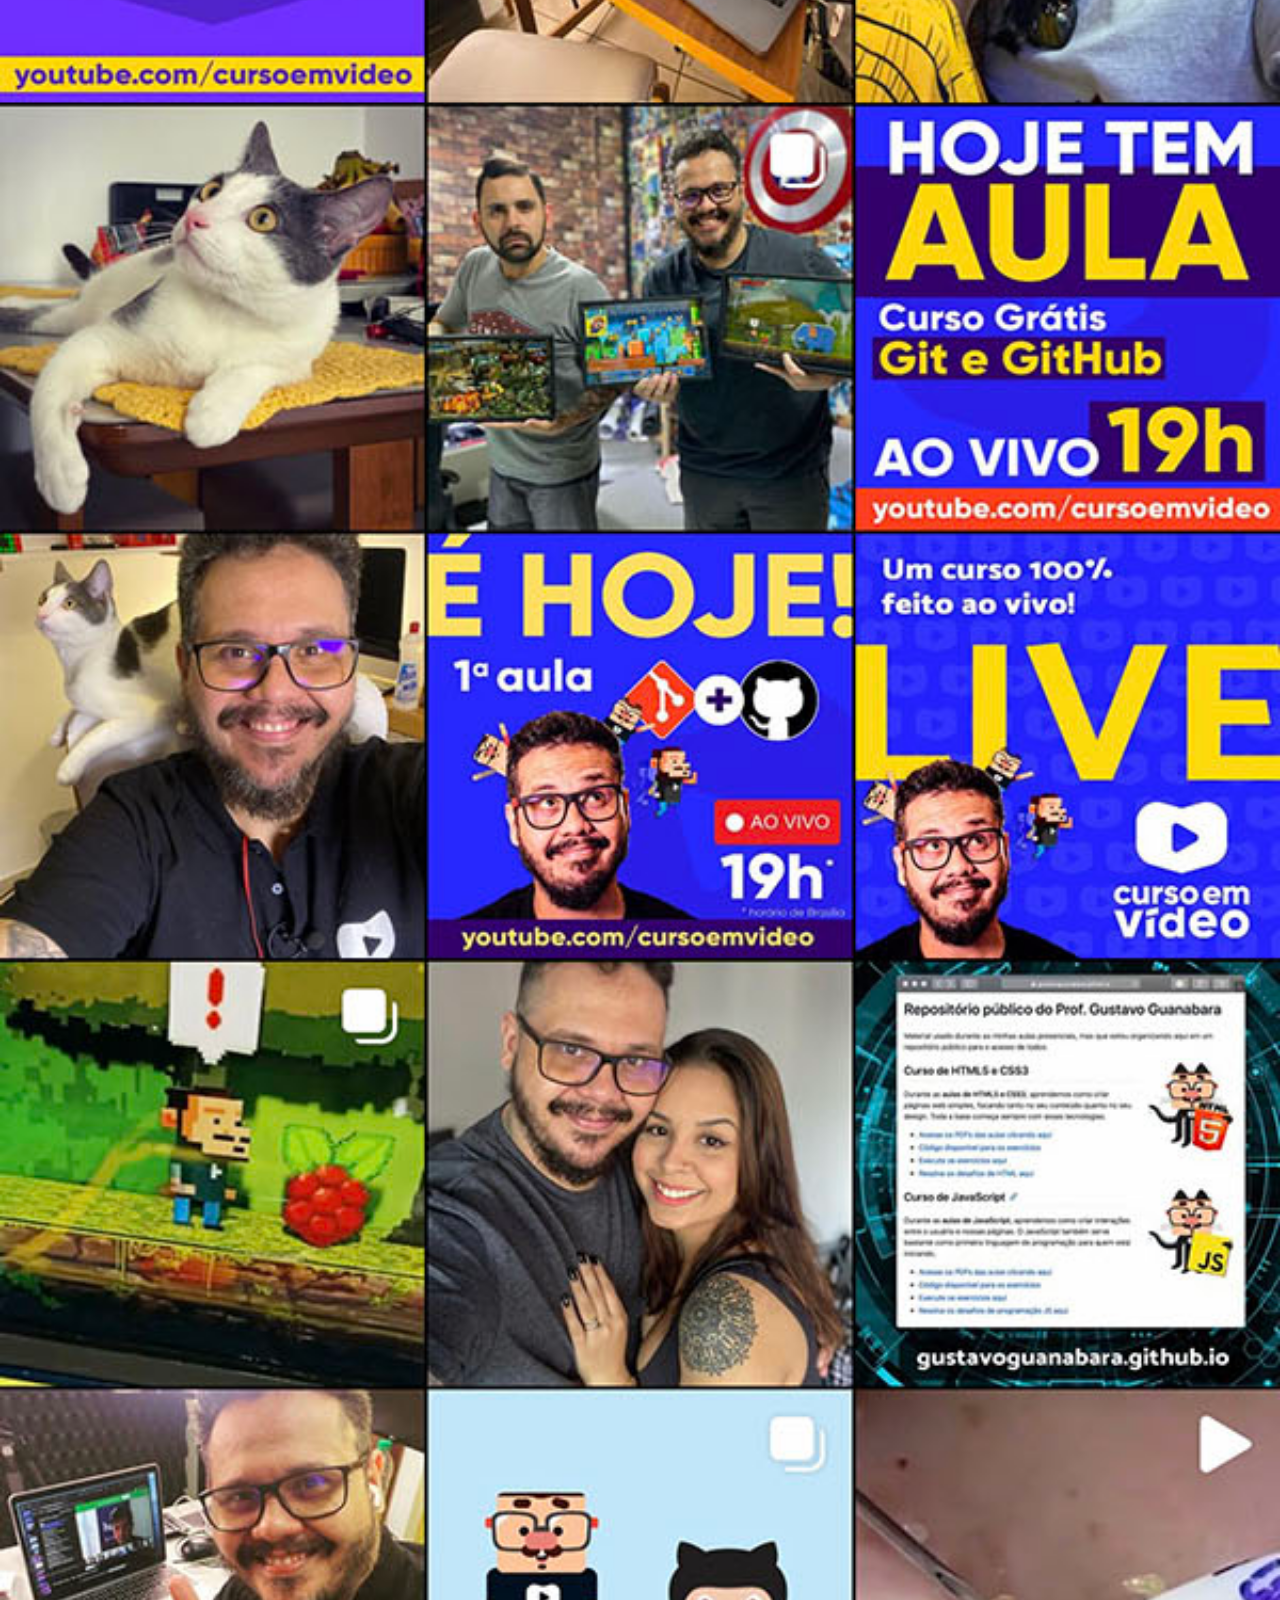
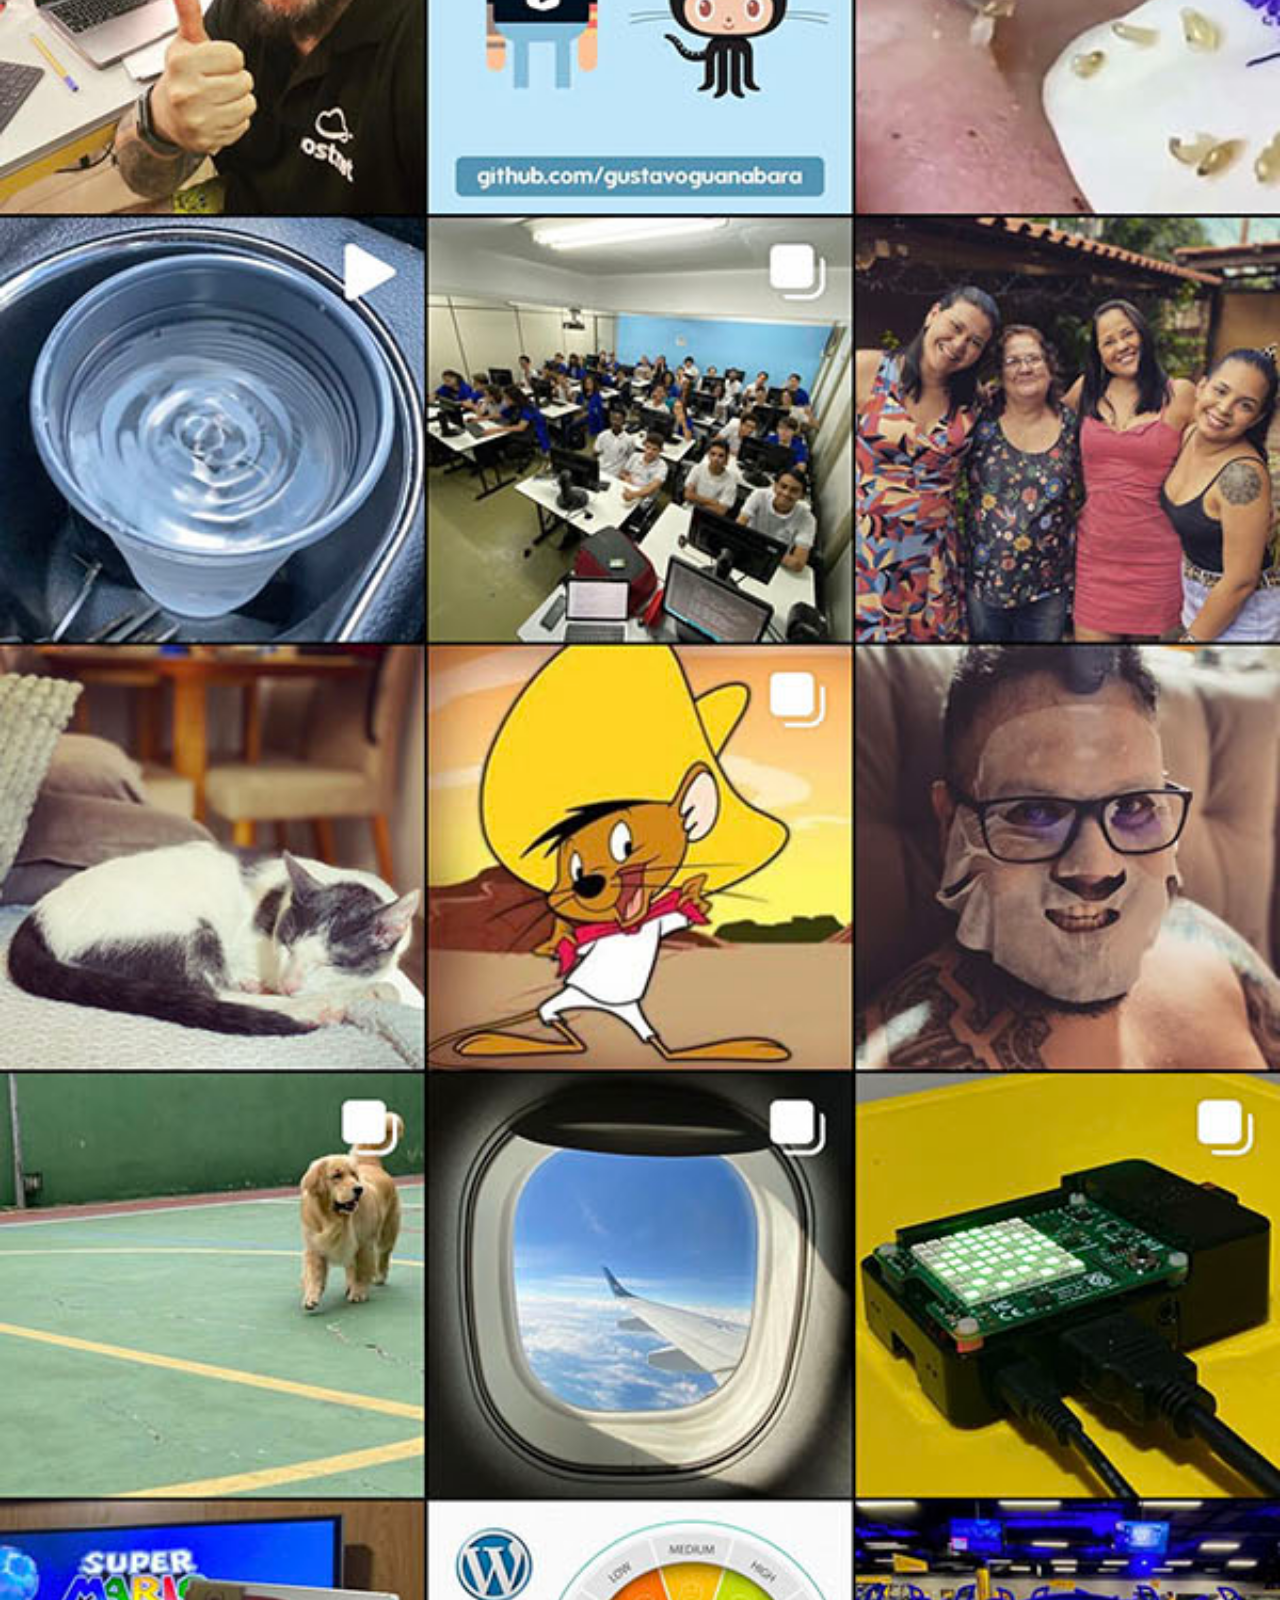
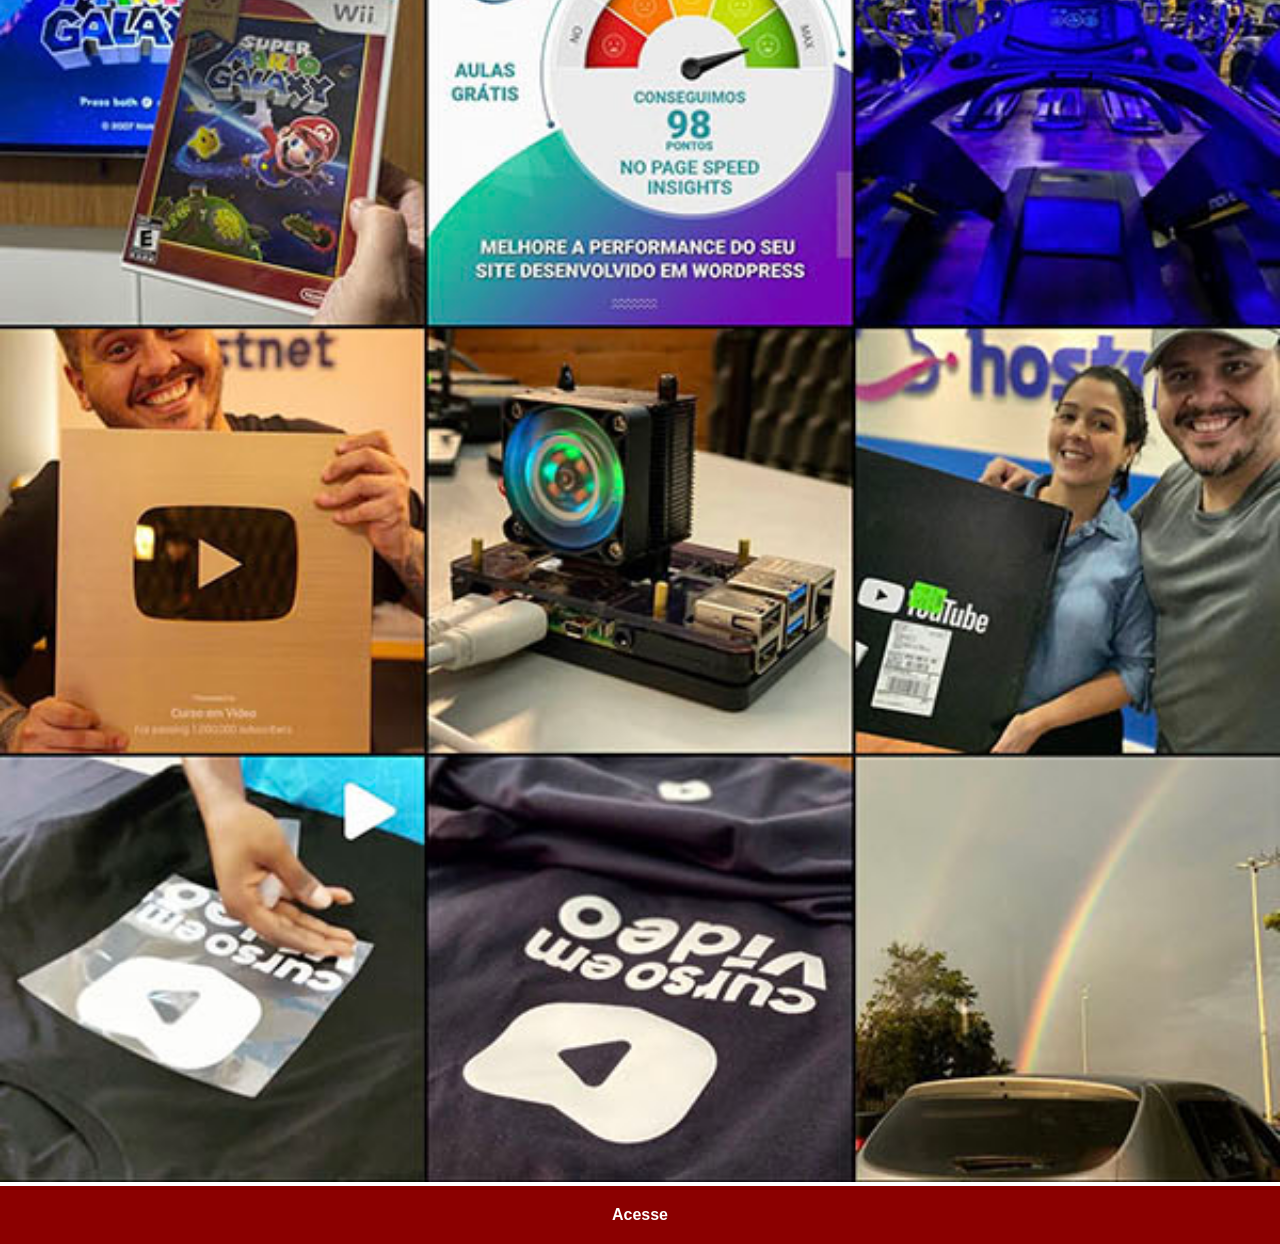
<file: instragram.html>
<!DOCTYPE html>
<html lang="pt-br">
<head>
    <meta charset="UTF-8">
    <meta name="viewport" content="width=device-width, initial-scale=1.0">
    <title>Instagram</title>
    <link rel="stylesheet" href="estilos/social.css">
</head>
<body>
    <img src="pacote-d013/imagens/tela-instagram.jpg" alt="Instagram">
    <a href="https://www.instagram.com/gustavoguanabara/" target="_blank">Acesse</a>
</body>
</html>
</file>
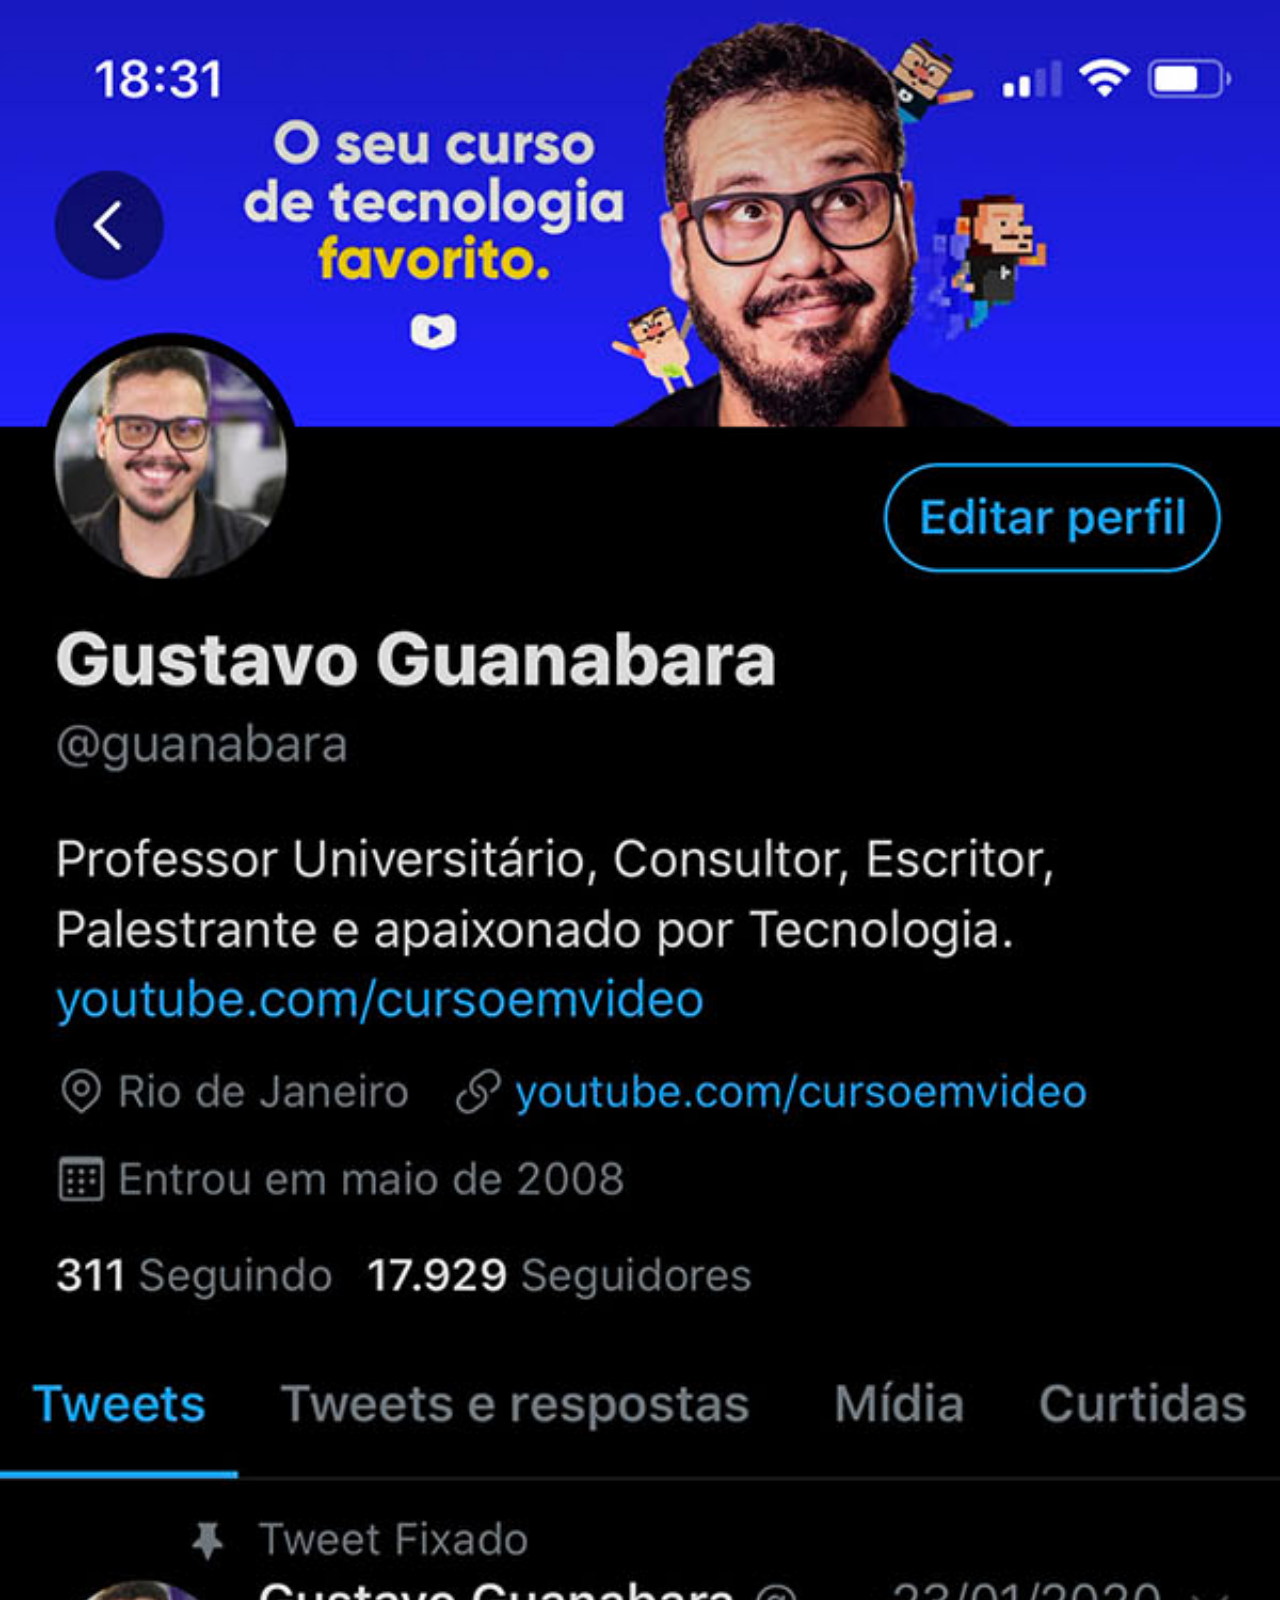
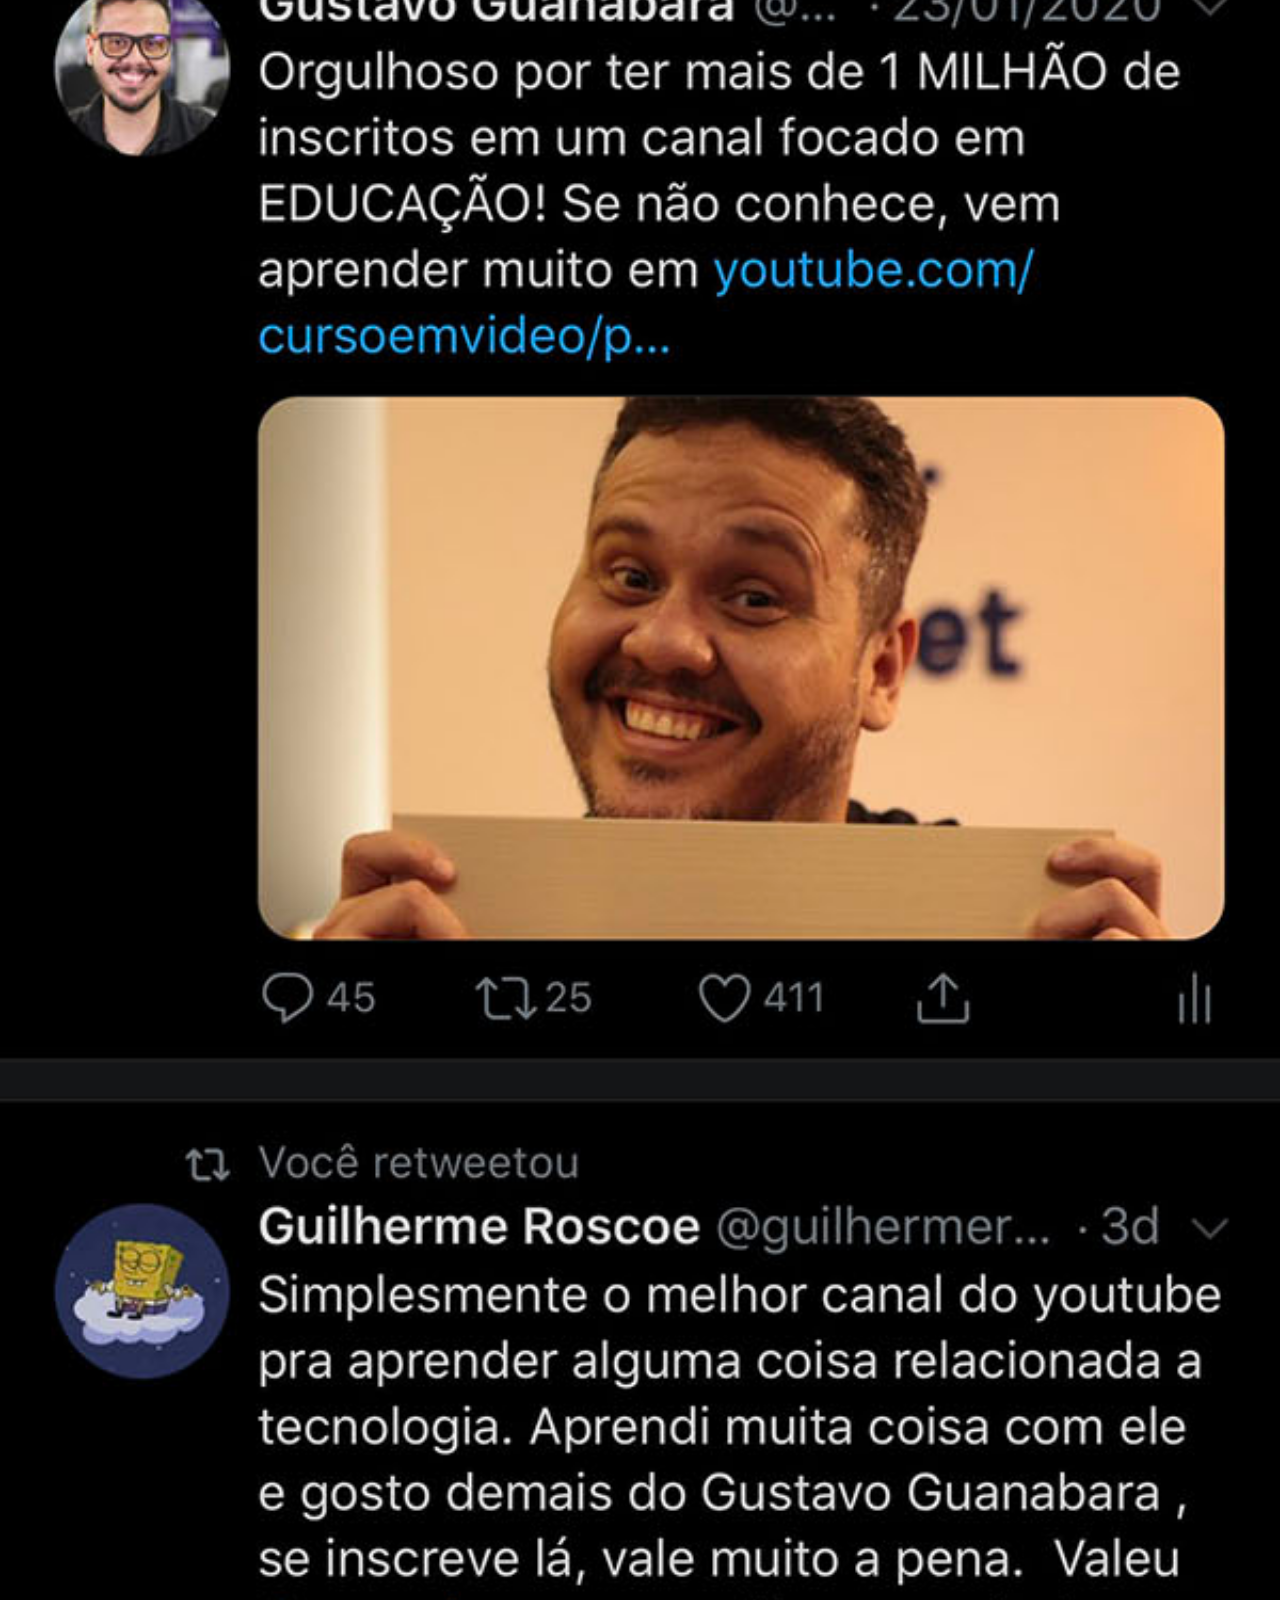
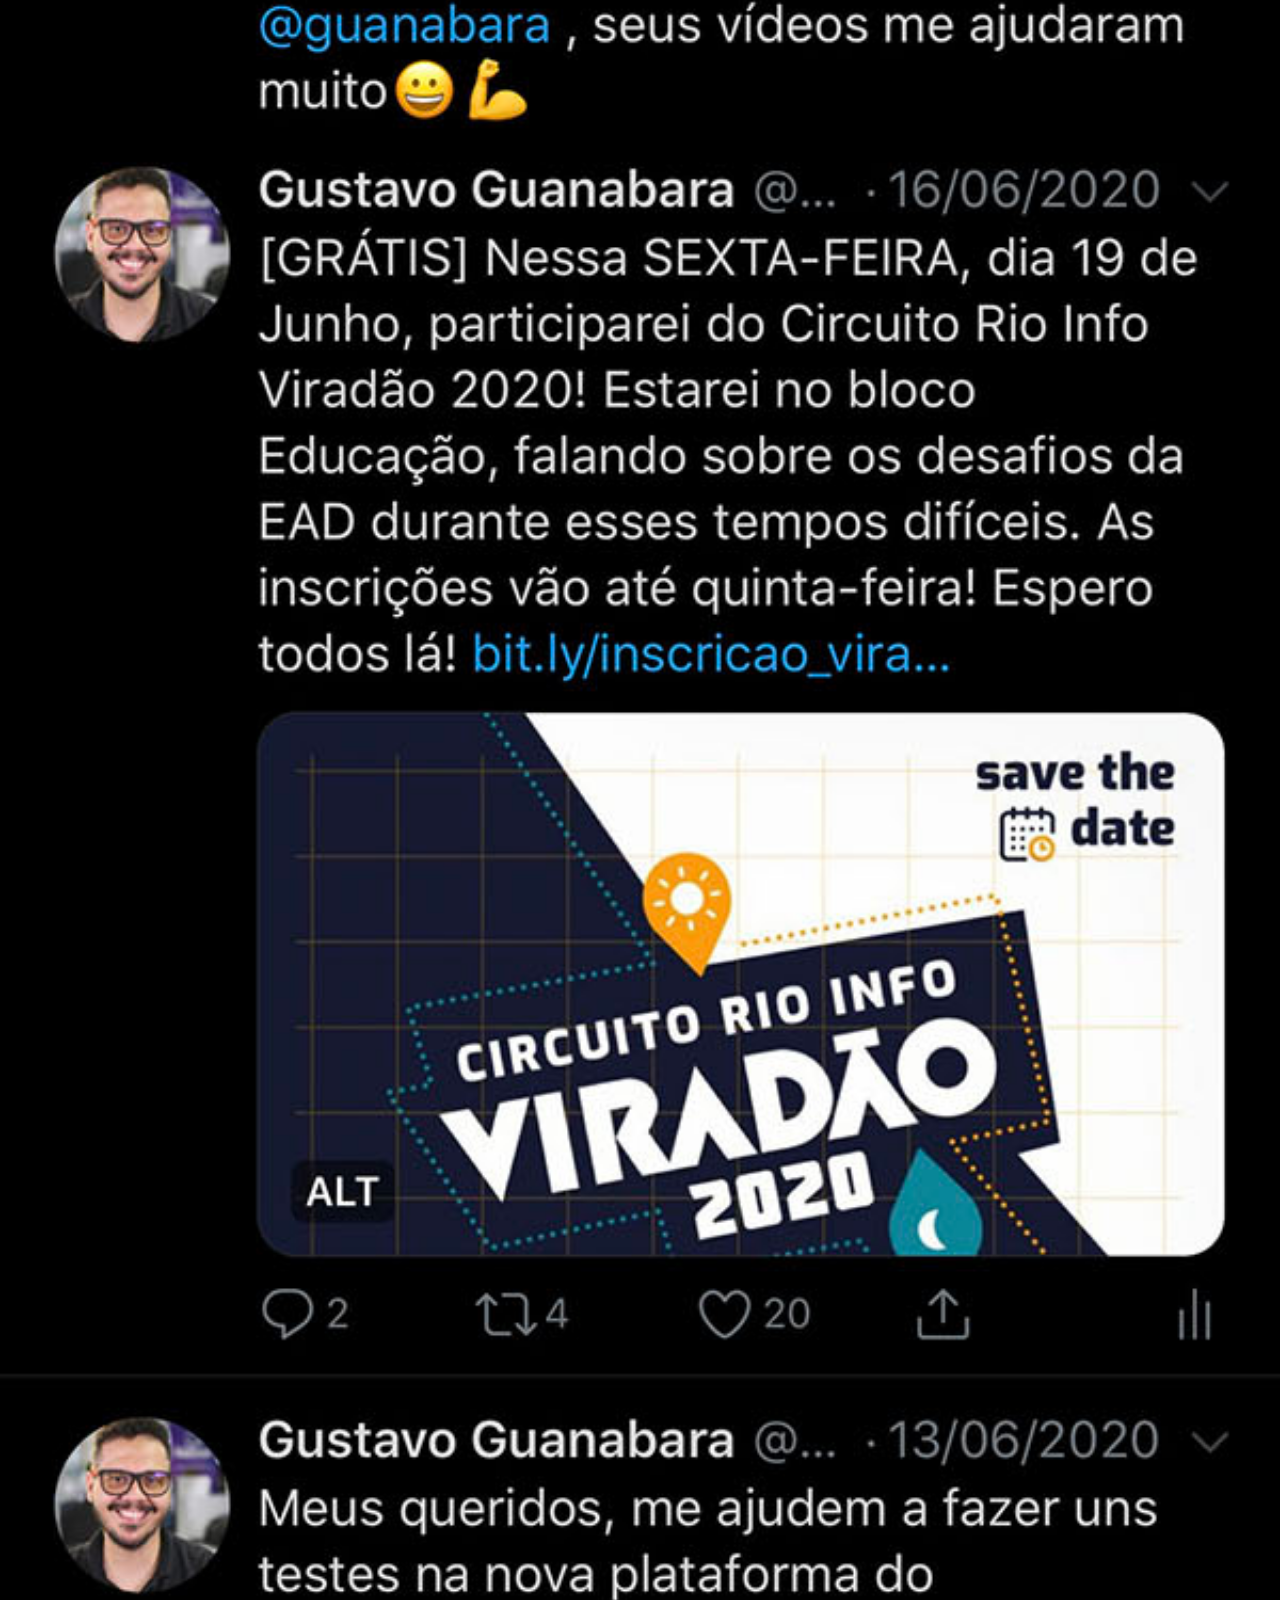
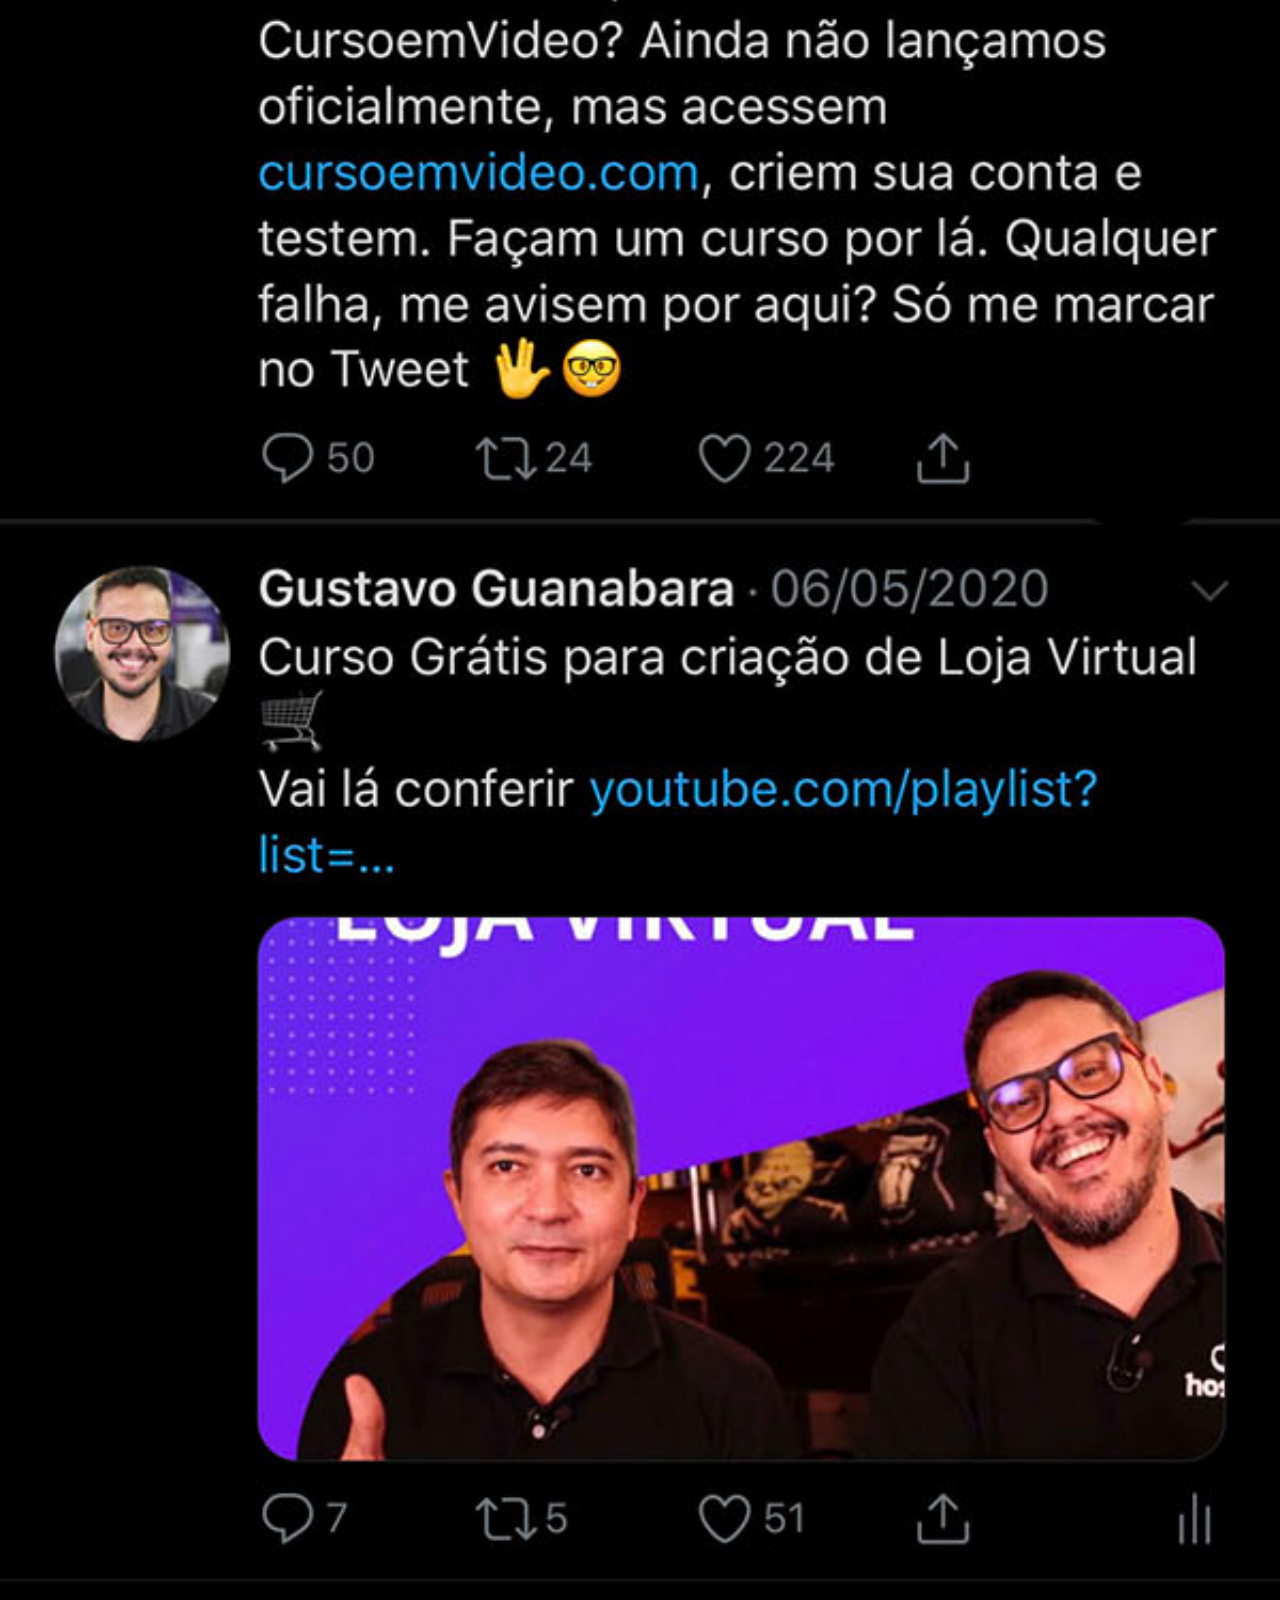
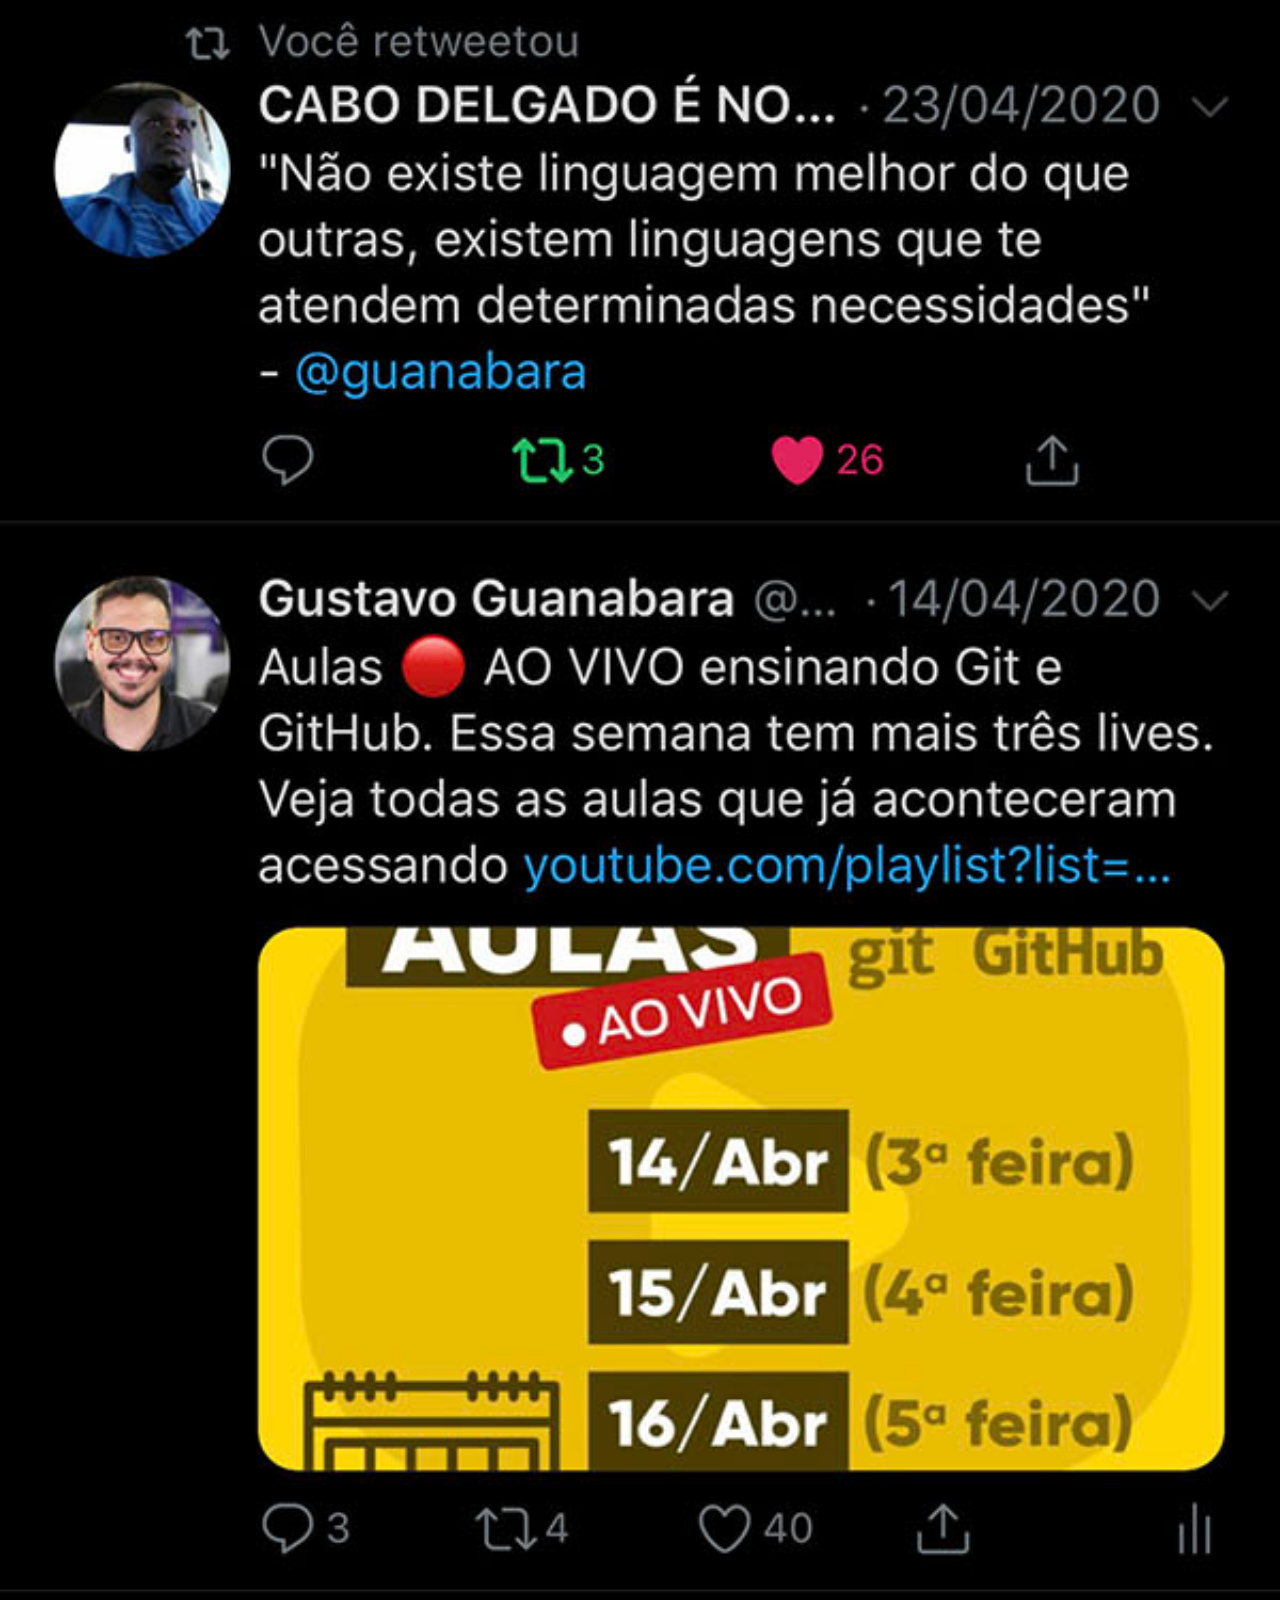
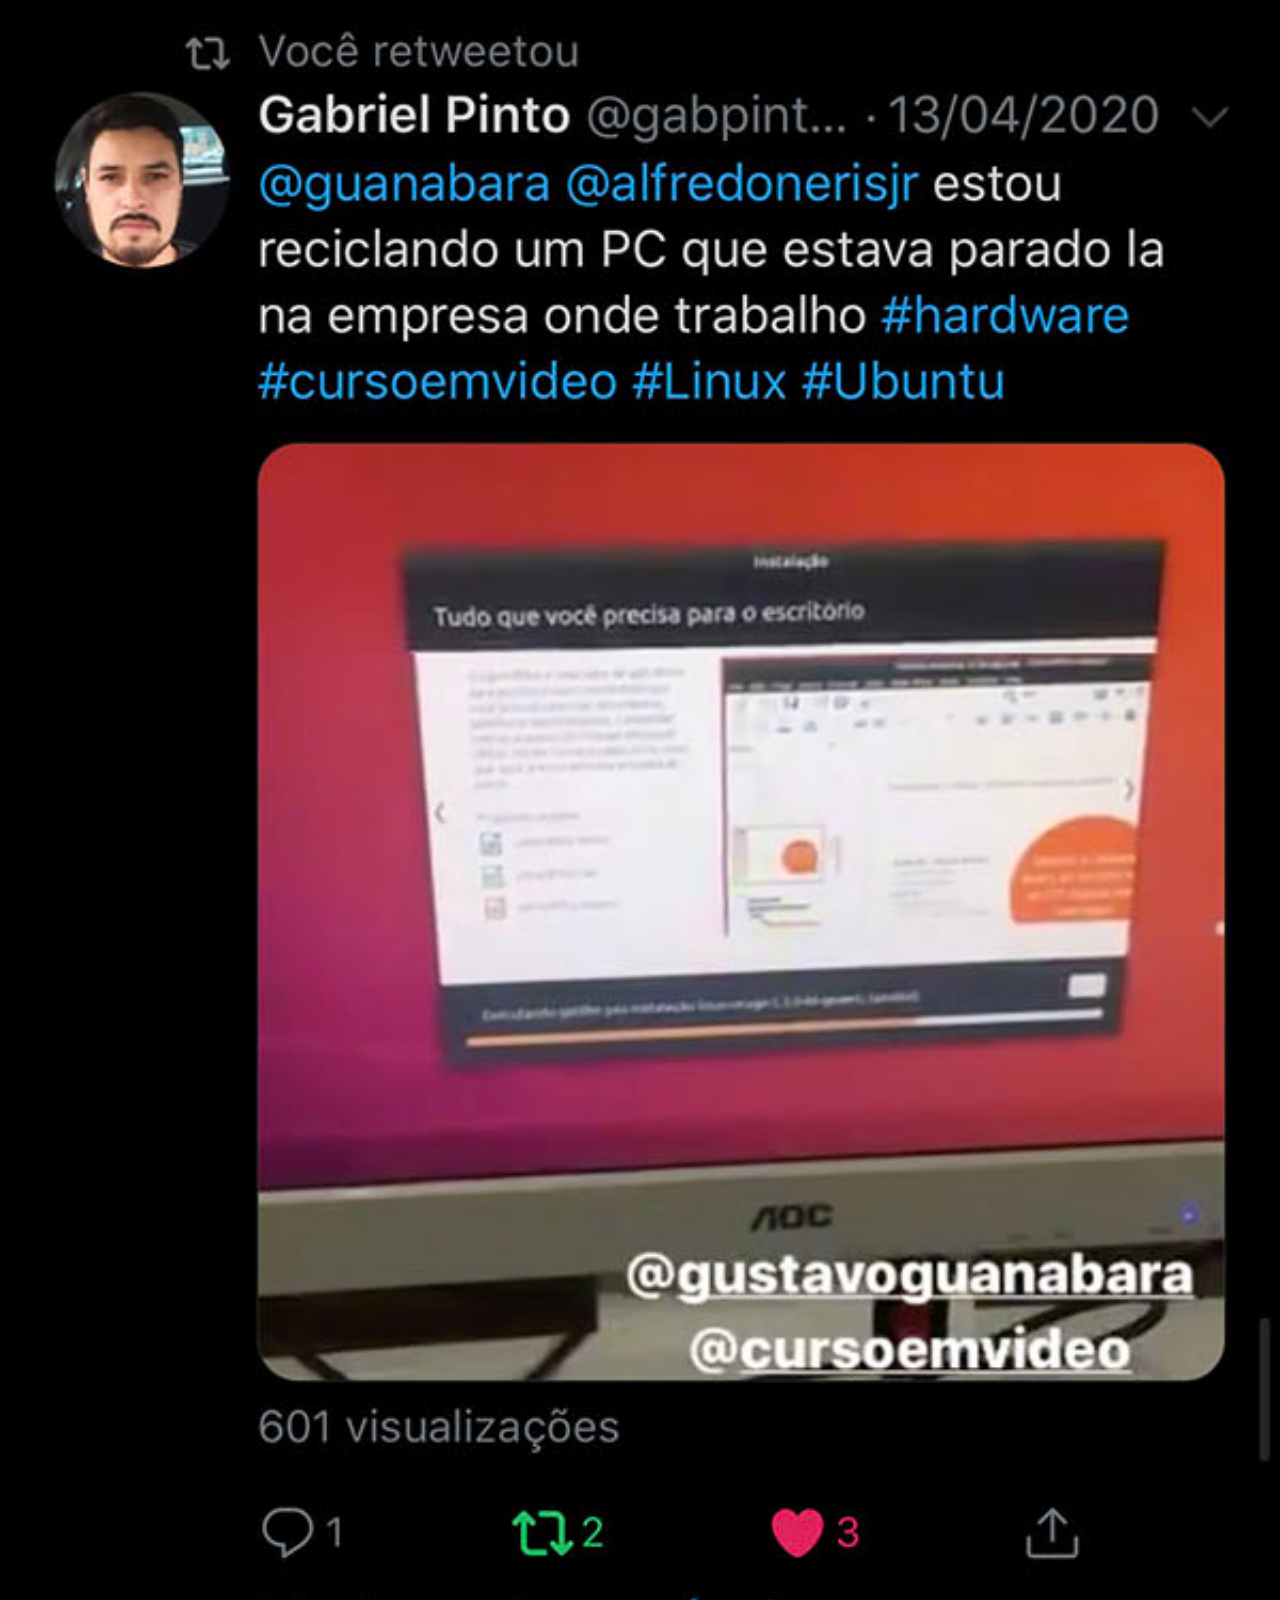
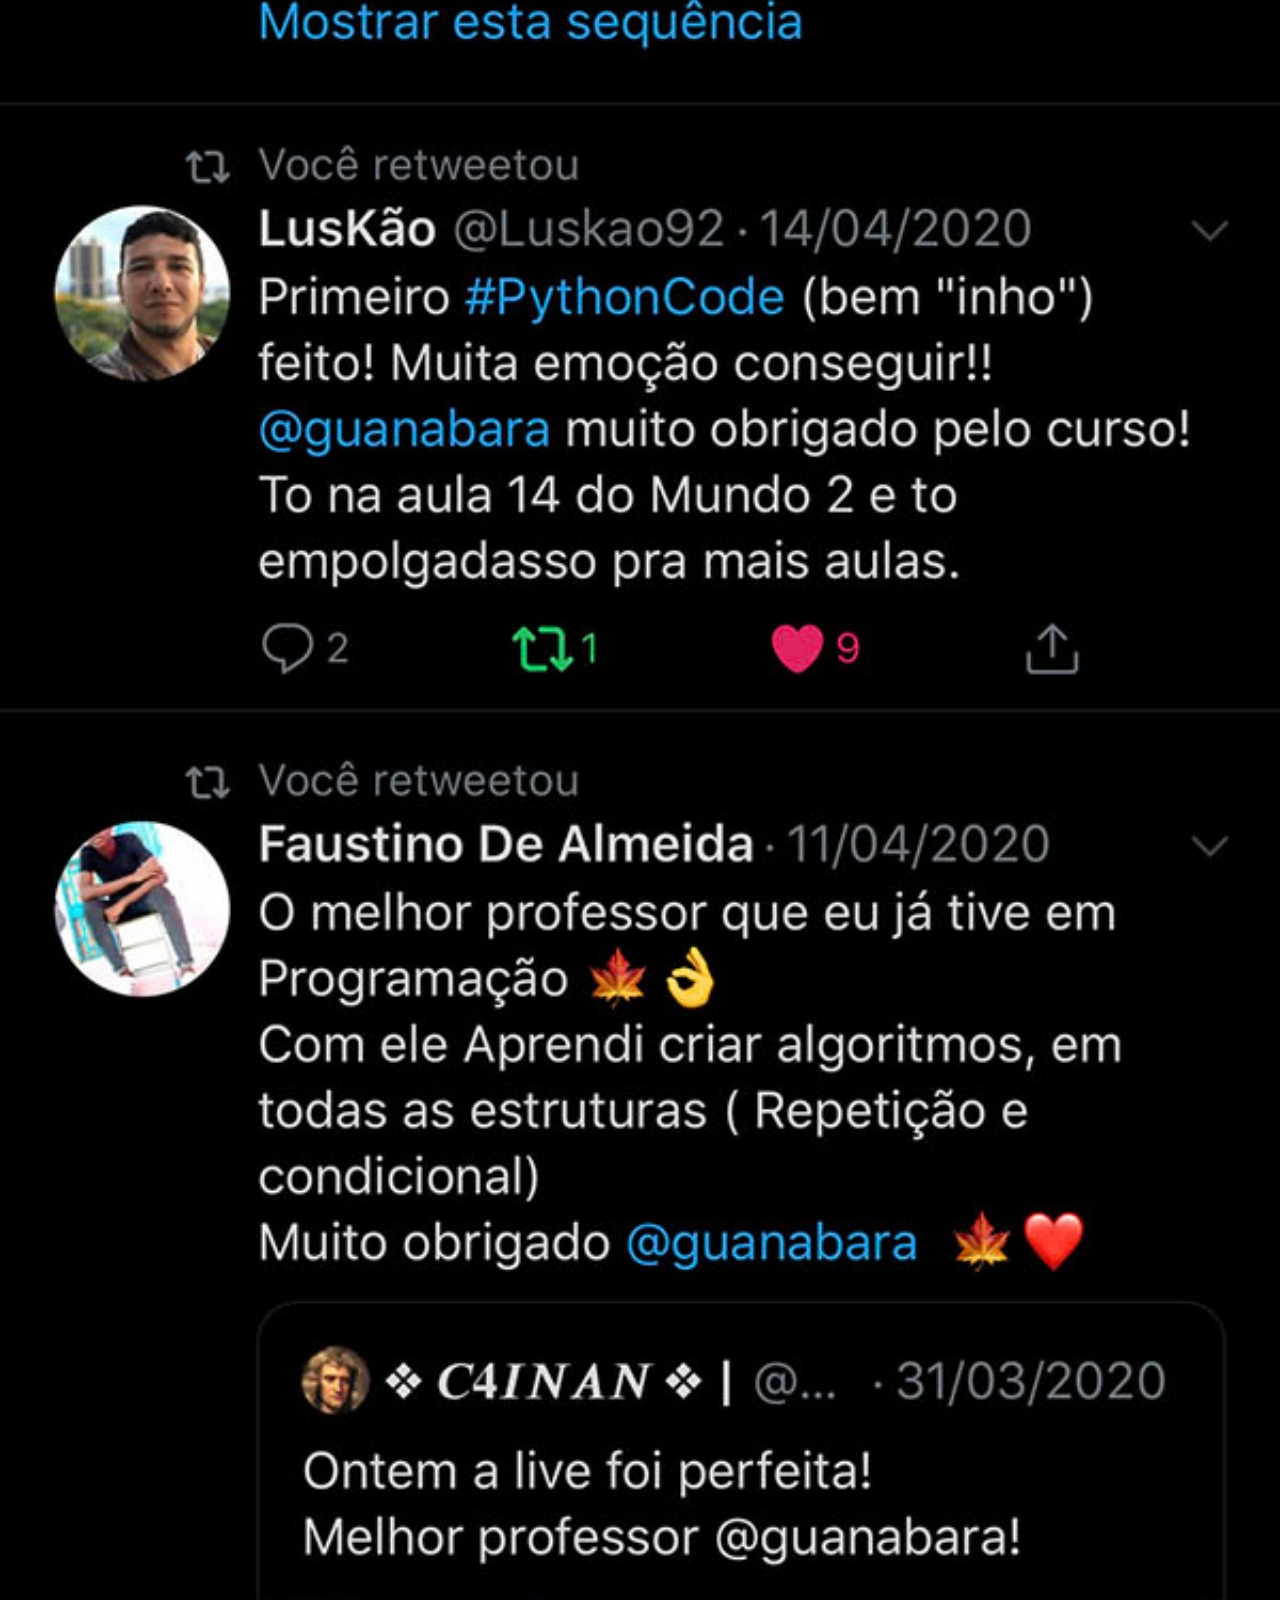
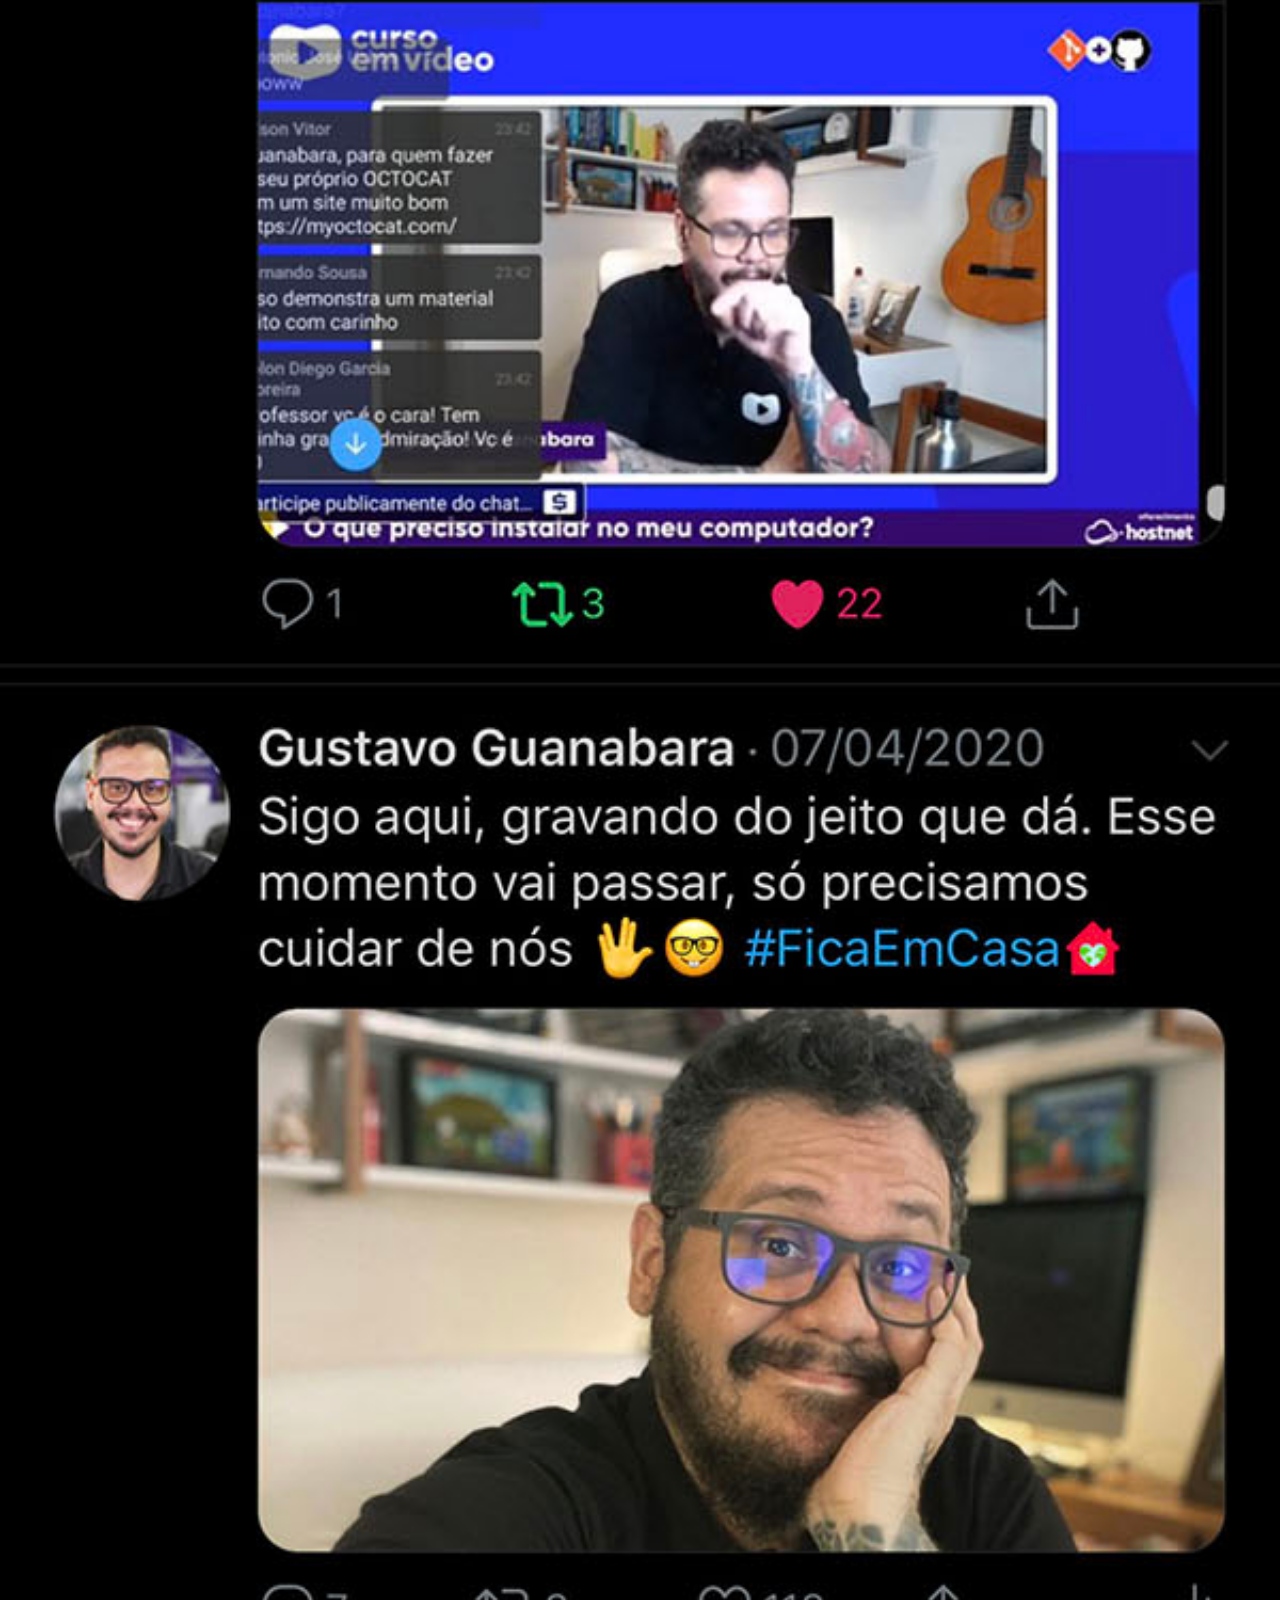
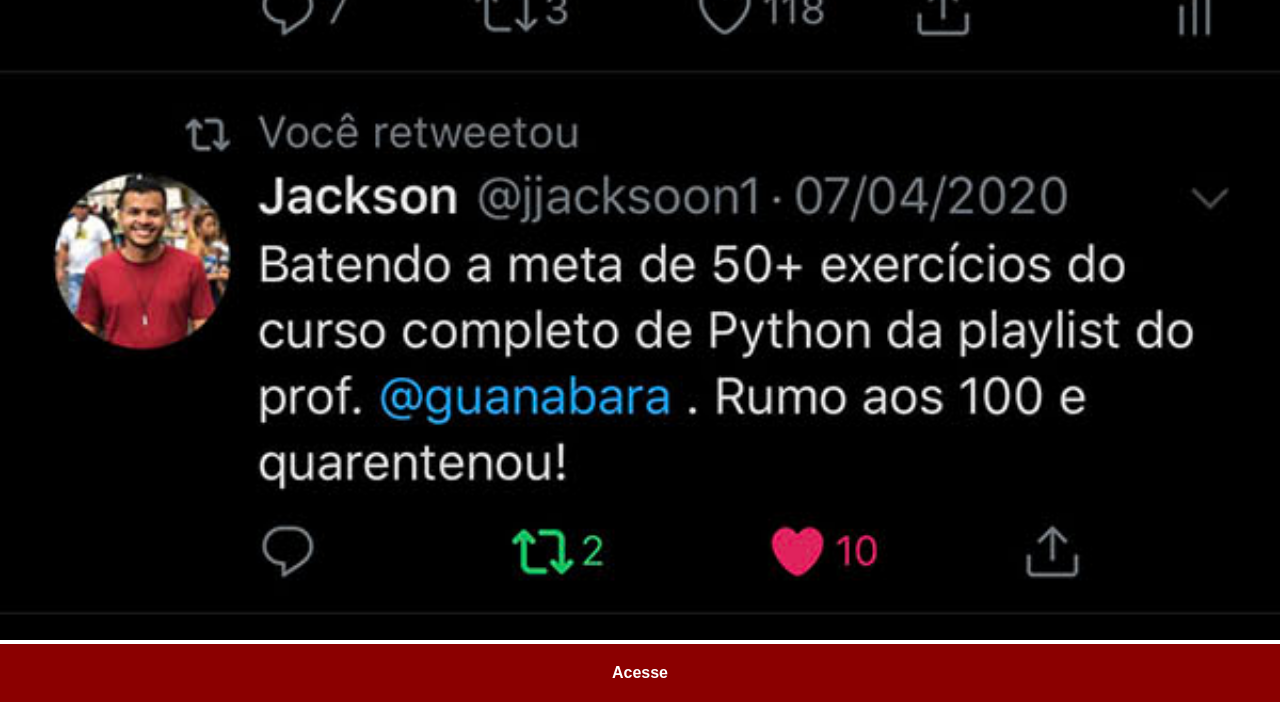
<file: twitter.html>
<!DOCTYPE html>
<html lang="pt-br">
<head>
    <meta charset="UTF-8">
    <meta name="viewport" content="width=device-width, initial-scale=1.0">
    <title>Twitter</title>
    <link rel="stylesheet" href="estilos/social.css">
</head>
<body>
    <img src="pacote-d013/imagens/tela-twitter.jpg" alt="Twitter">
    <a href="https://x.com/guanabara" target="_blank">Acesse</a>
</body>
</html>
</file>
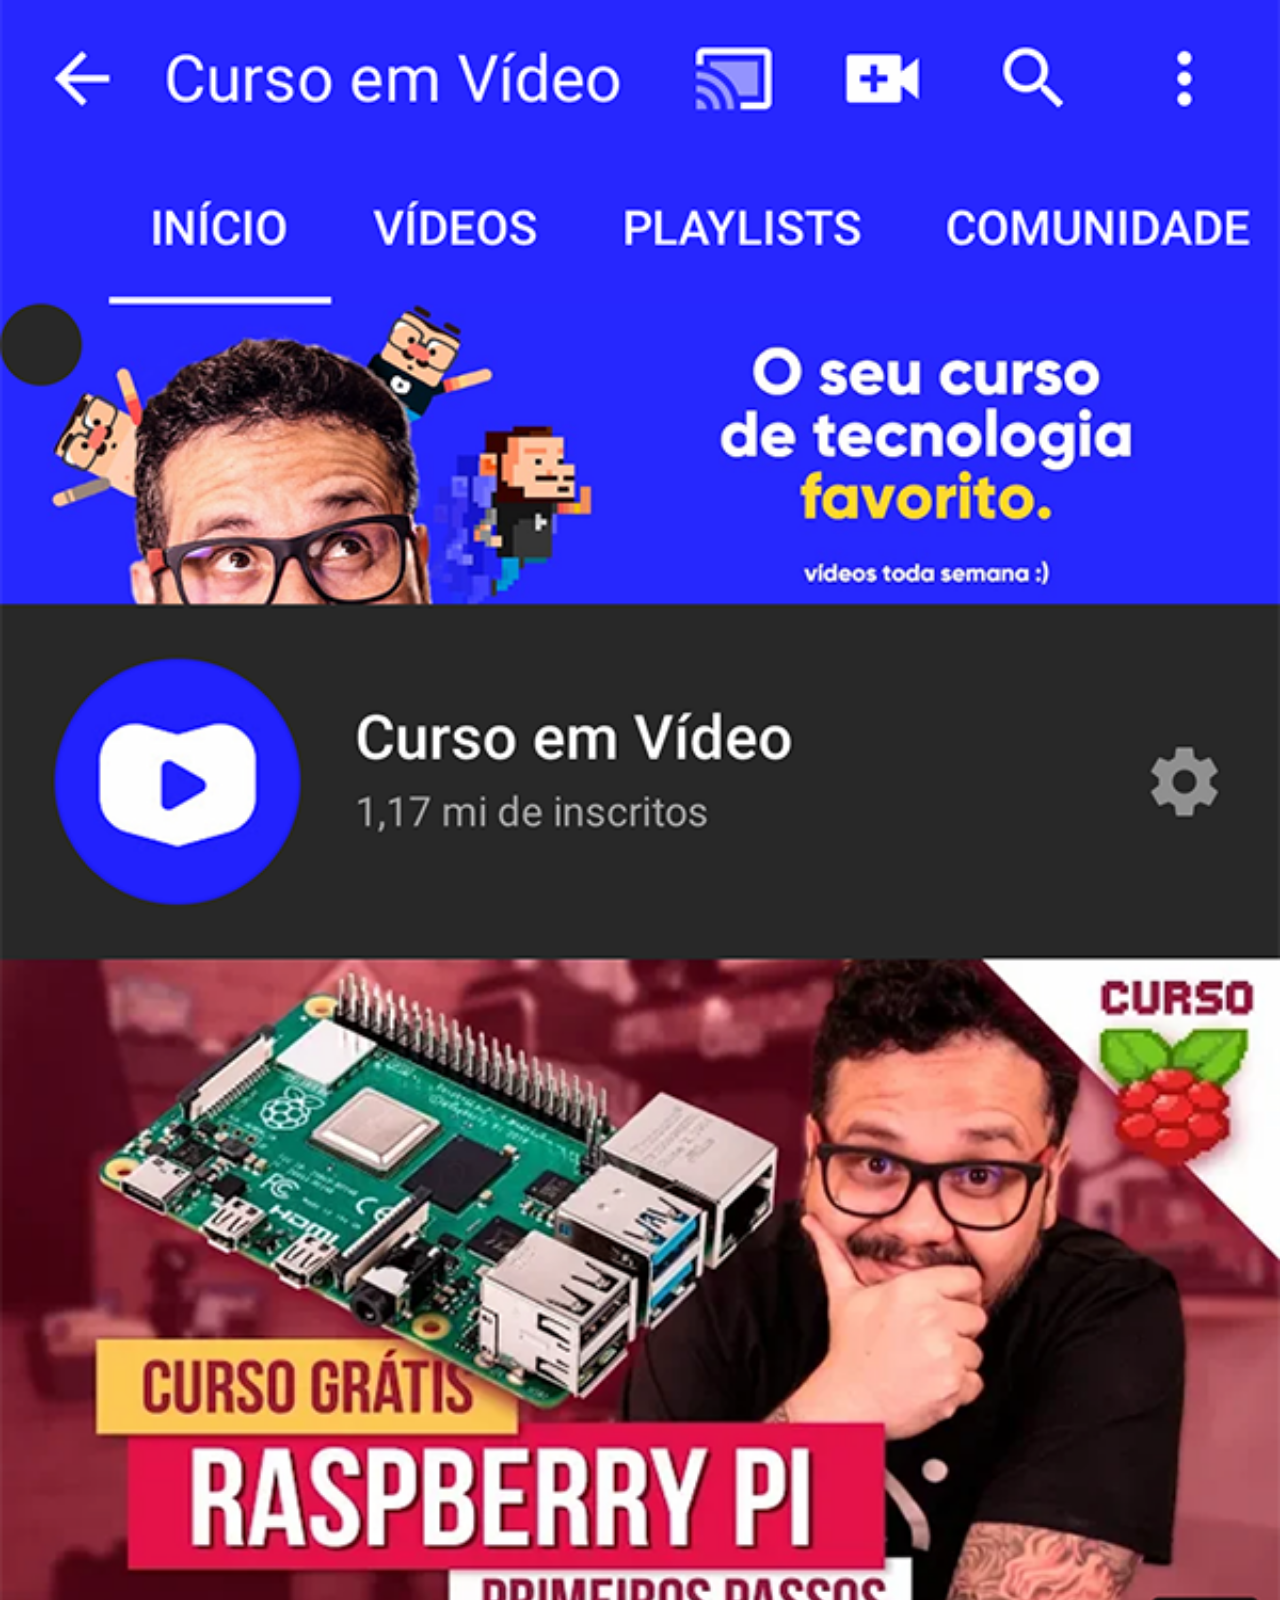
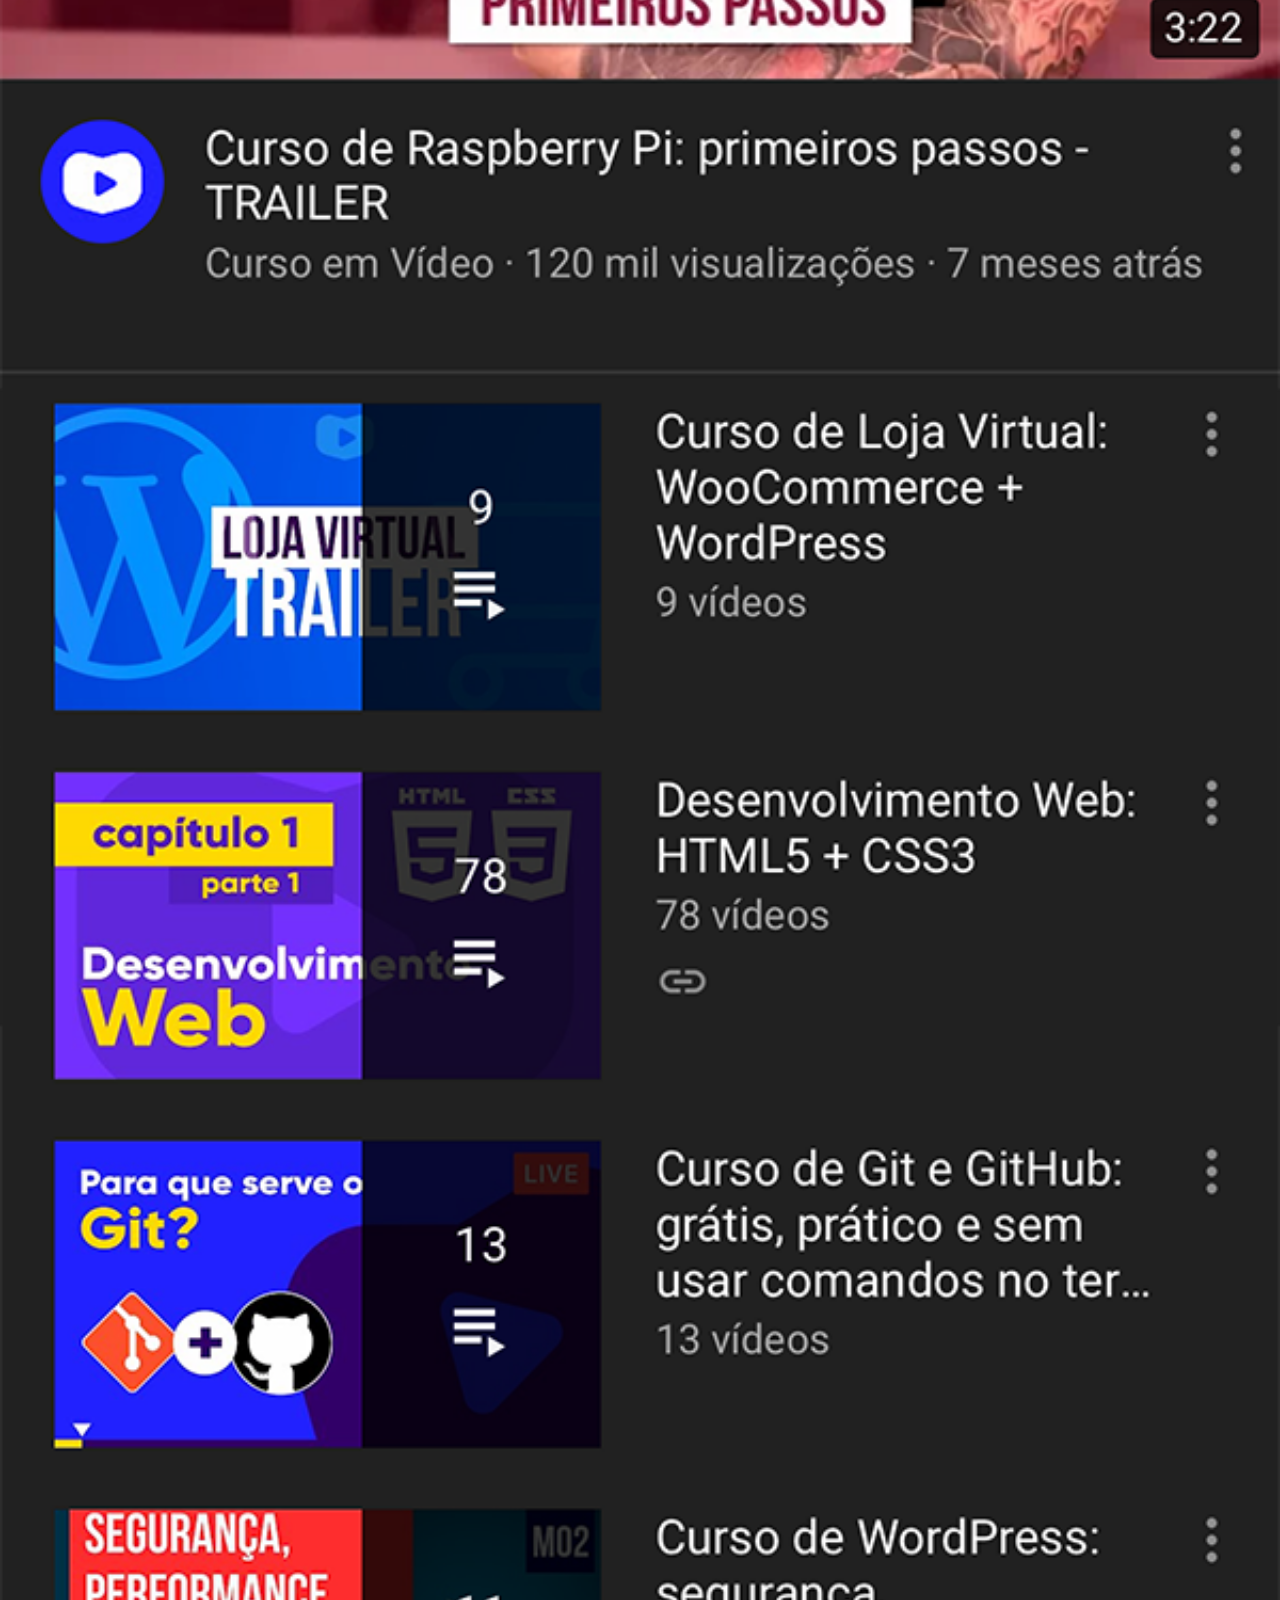
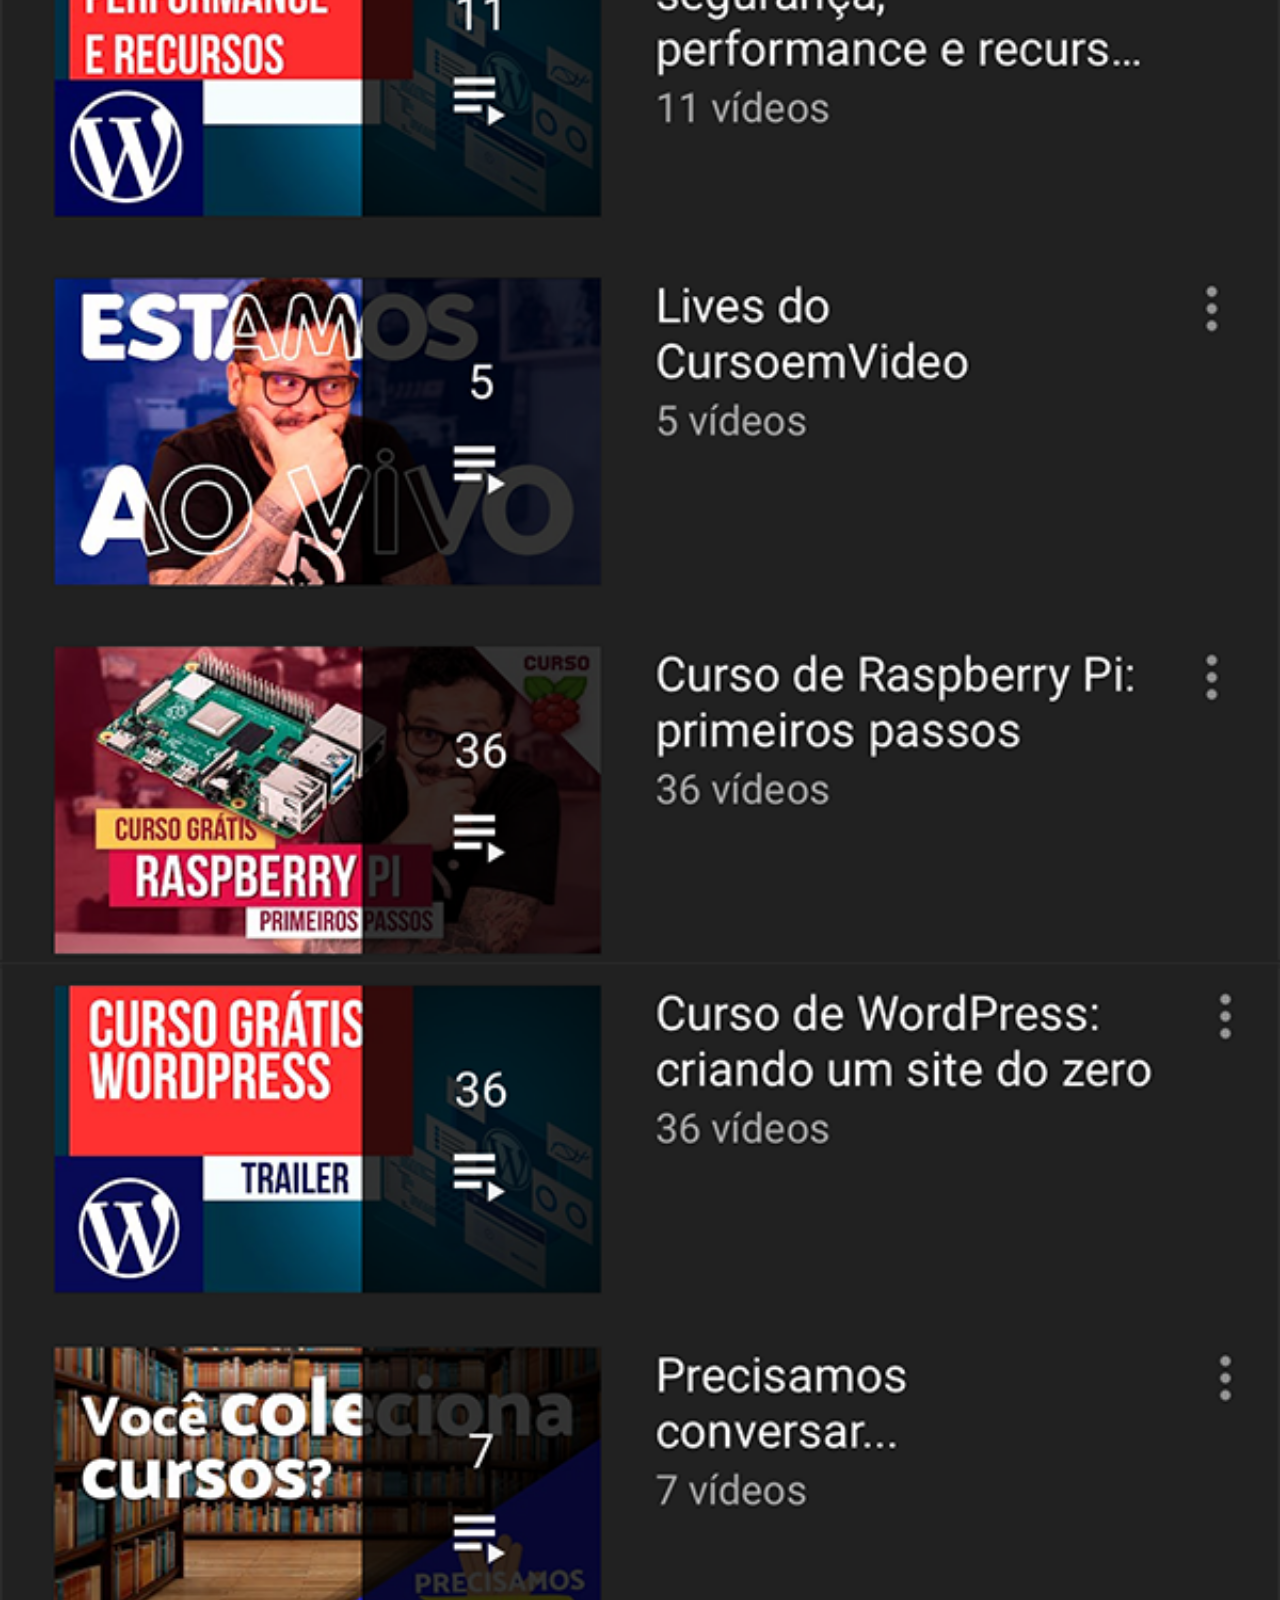
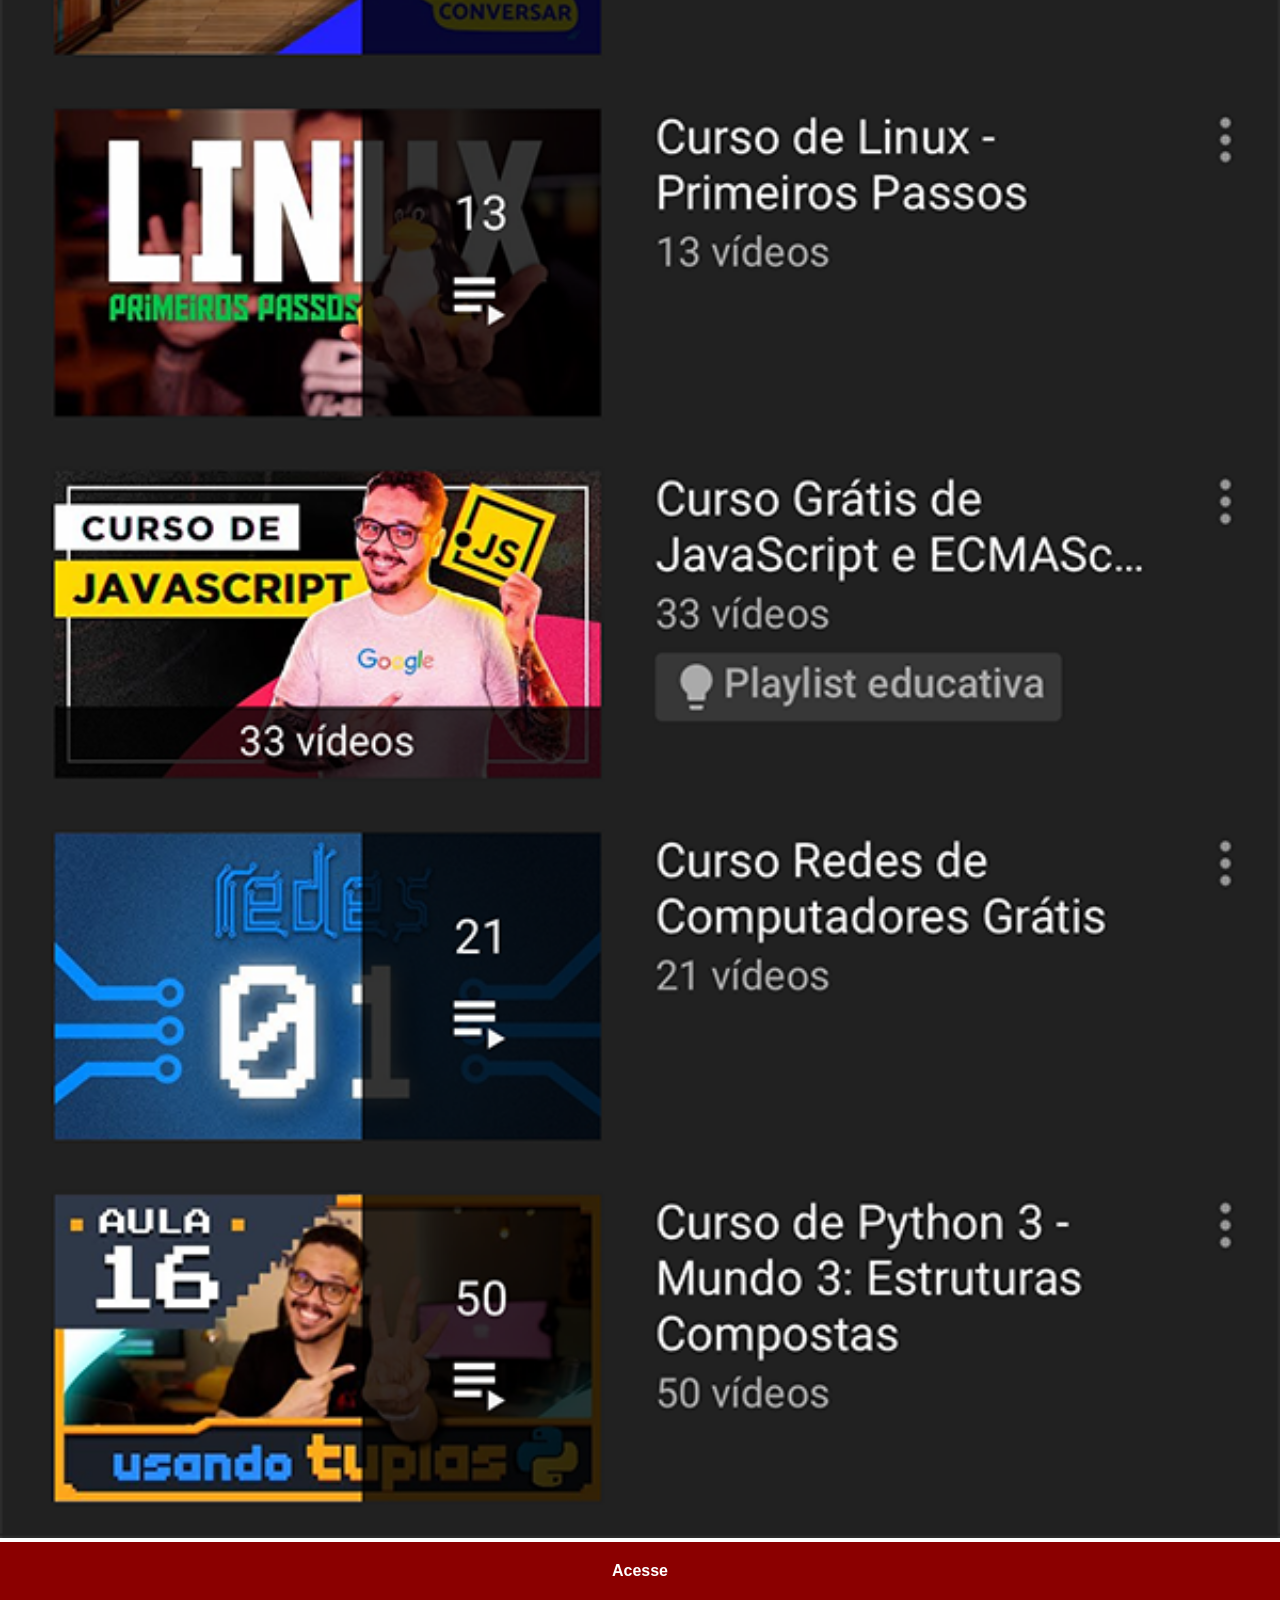
<file: youtube.html>
<!DOCTYPE html>
<html lang="pt-br">
<head>
    <meta charset="UTF-8">
    <meta name="viewport" content="width=device-width, initial-scale=1.0">
    <title>Youtube</title>
    <link rel="stylesheet" href="estilos/social.css">
</head>
<body>
    <img src="pacote-d013/imagens/tela-youtube.png" alt="youtube">
    <a href="https://www.youtube.com/@cursoemvideo" target="_blank">Acesse</a>
</body>
</html>
</file>
<file: estilos/style.css>
@charset "UTF-8";

* {
    margin: 0px;
    padding: 0px;
    font-family: Arial, Helvetica, sans-serif;
}

html, body {
    height: 100vh;
    width: 100vw;
    background-color: black;
}

body {
    background: url('../pacote-d013/imagens/fundo-madeira.jpg')no-repeat top center;
    background-size: cover;
    background-attachment: fixed;
    
}

main {
    height: 100vh;
    position: relative;
}

section#telefone {
    position: absolute;
    top: 50%;
    left: 50%;
    transform: translate(-50%, -50%);


    height: 627px;
    width: 311px;    
    background: url('../pacote-d013/imagens/frame-iphone.png') no-repeat;
}

iframe#tela {
    position: relative;
    top: 80px;
    left: 22px;
    width: 267px;
    height: 471px;
}

section#redes-sociais {
    text-align: right;
}

section#redes-sociais img {
    width: 50px;
    margin: 10px;
    border-radius: 50%;
    box-shadow: 2px 2px 5px rgba(0, 0, 0, 0.400);
    box-sizing: border-box;
}

section#redes-sociais img:hover {
    border: 2px solid rgba(255, 255, 255, 0.603);
    transform: translate(-3px, -3px);
    box-shadow: 5px 5px 10px rgba(0, 0, 0, 0.603);
    transition: transform .5s, border 1s;    
}
</file>
<file: estilos/social.css>
@charset "UTF-8";

* {
            margin: 0px;
            padding: 0px;
            font-family: Arial, Helvetica, sans-serif;
        }
        ::-webkit-scrollbar {
            width: 0px;
            height: 0px;
        }

        img {
            width: 100vw;

        }

        a {
            display: block;
            background-color: darkred;
            color: white;
            padding: 20px;
            text-align: center;
            font-weight: bolder;
            text-decoration: none;
        }

        a:hover {
            background-color: red;
        }
</file>
